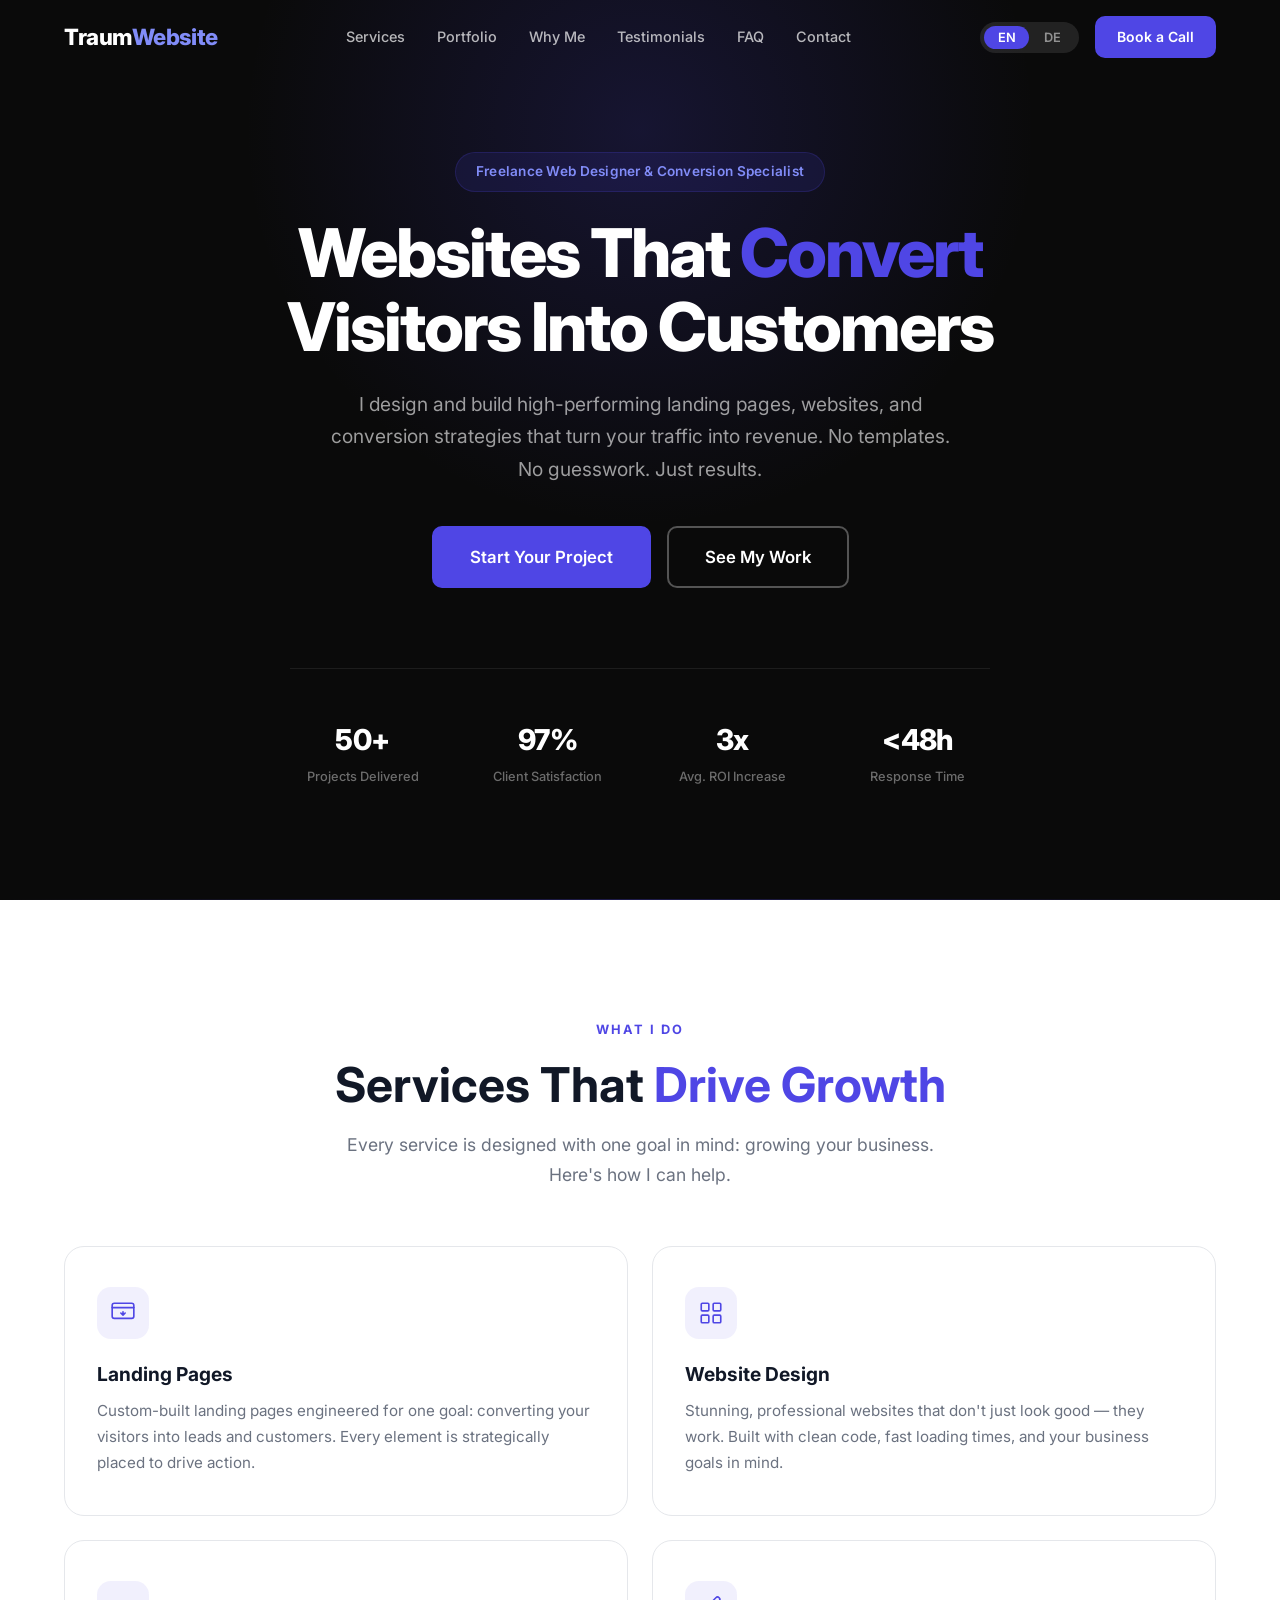
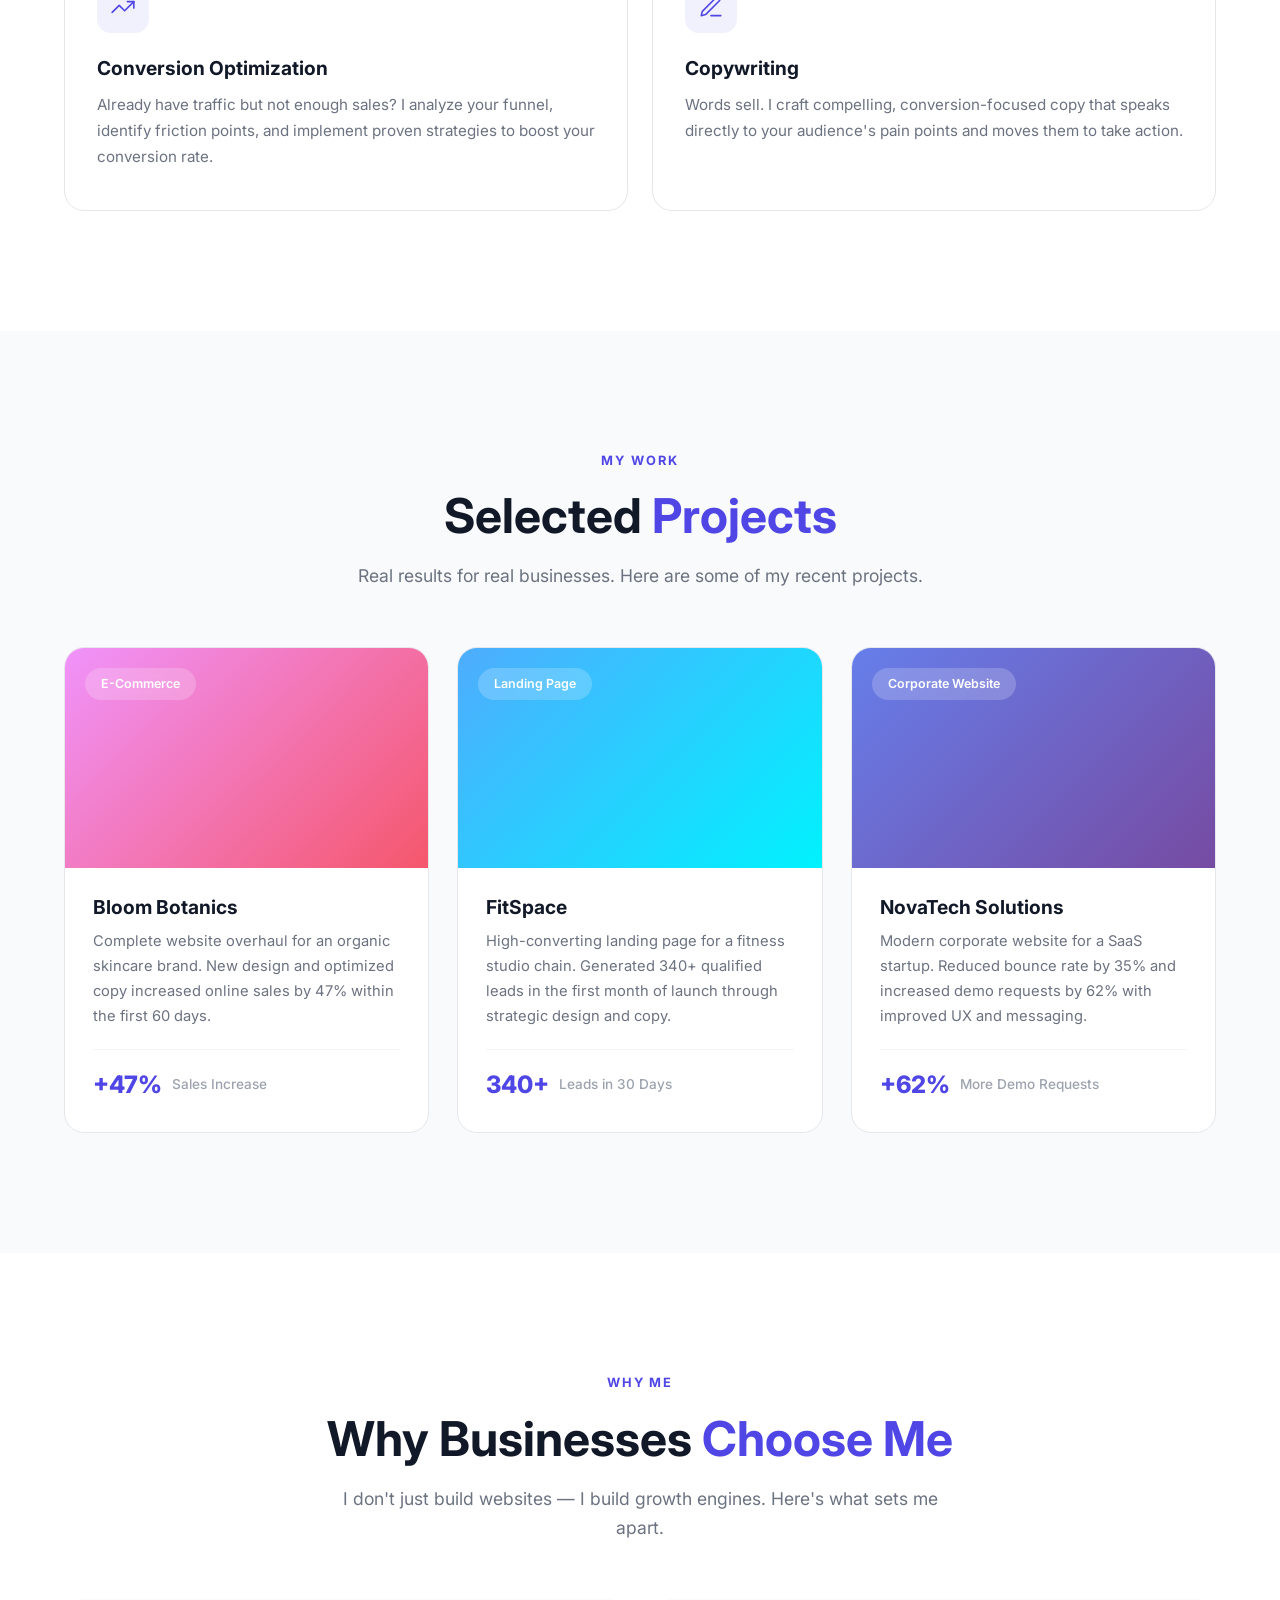
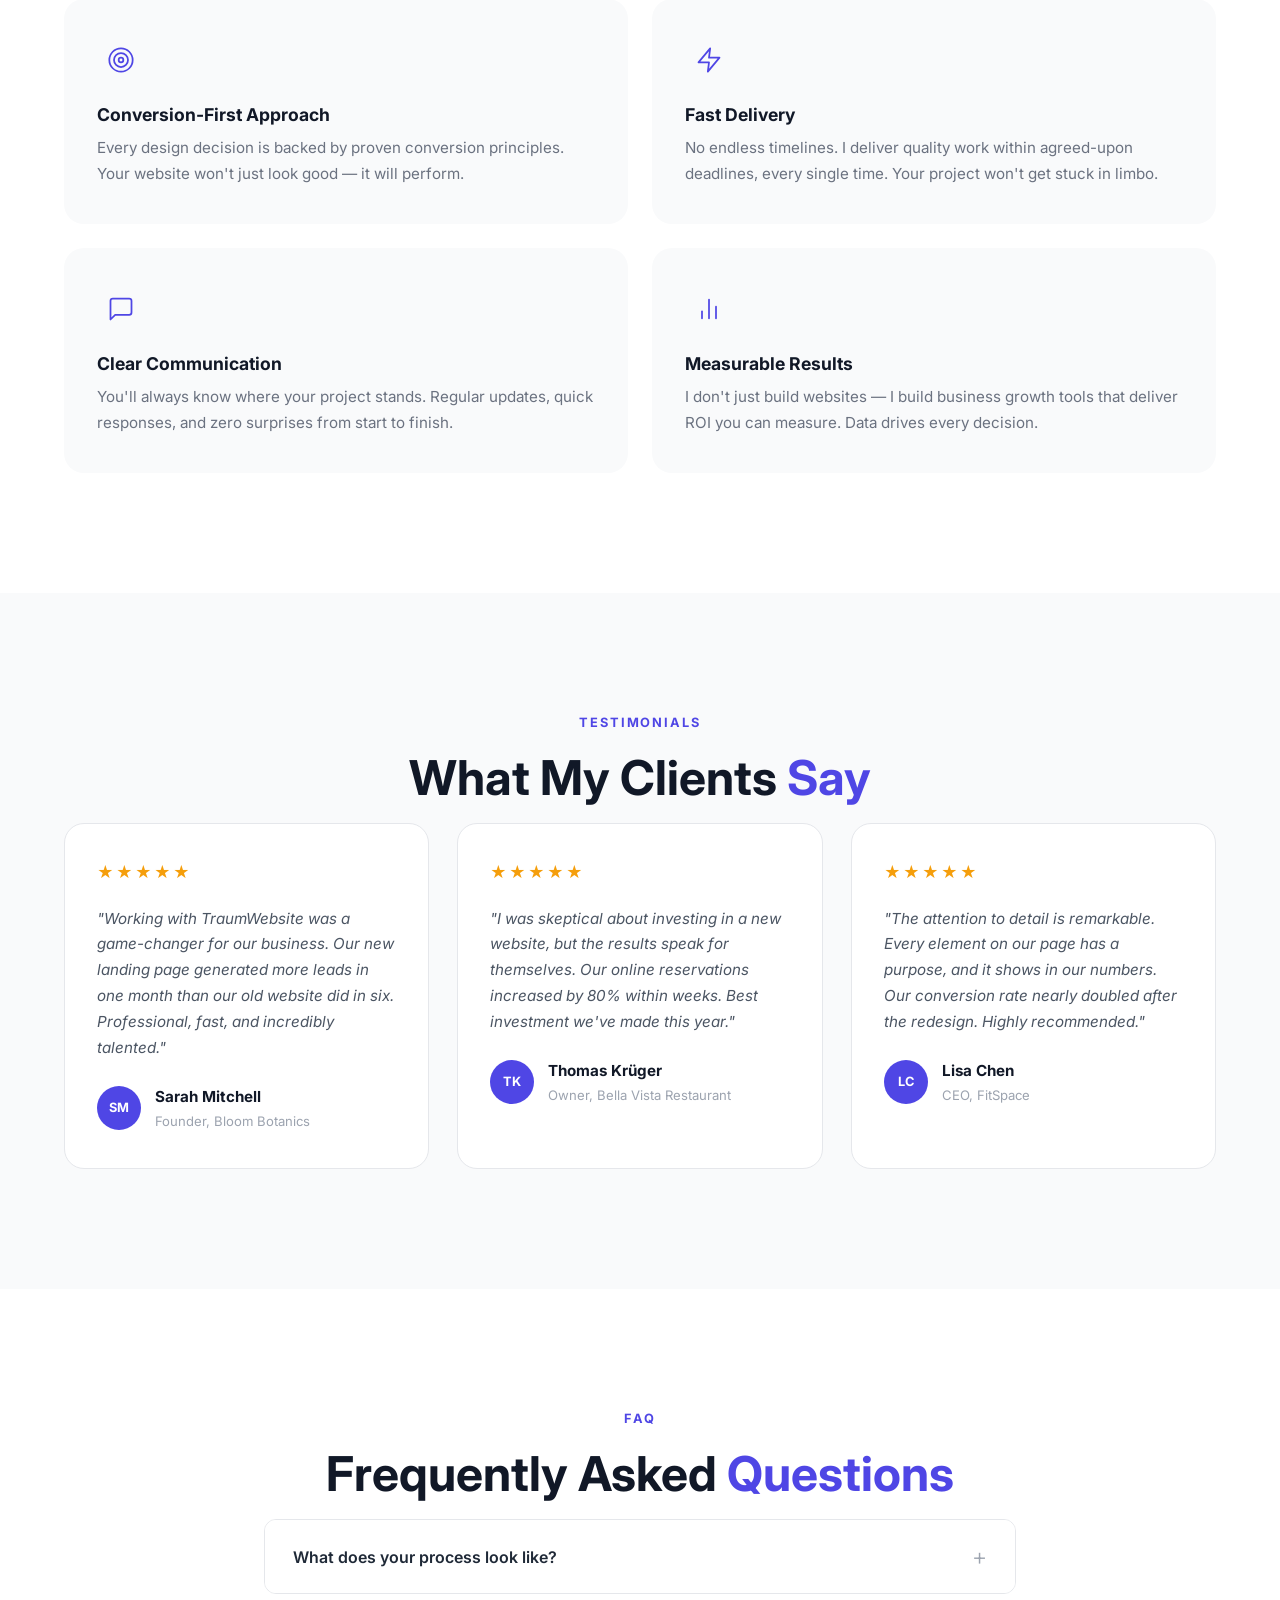
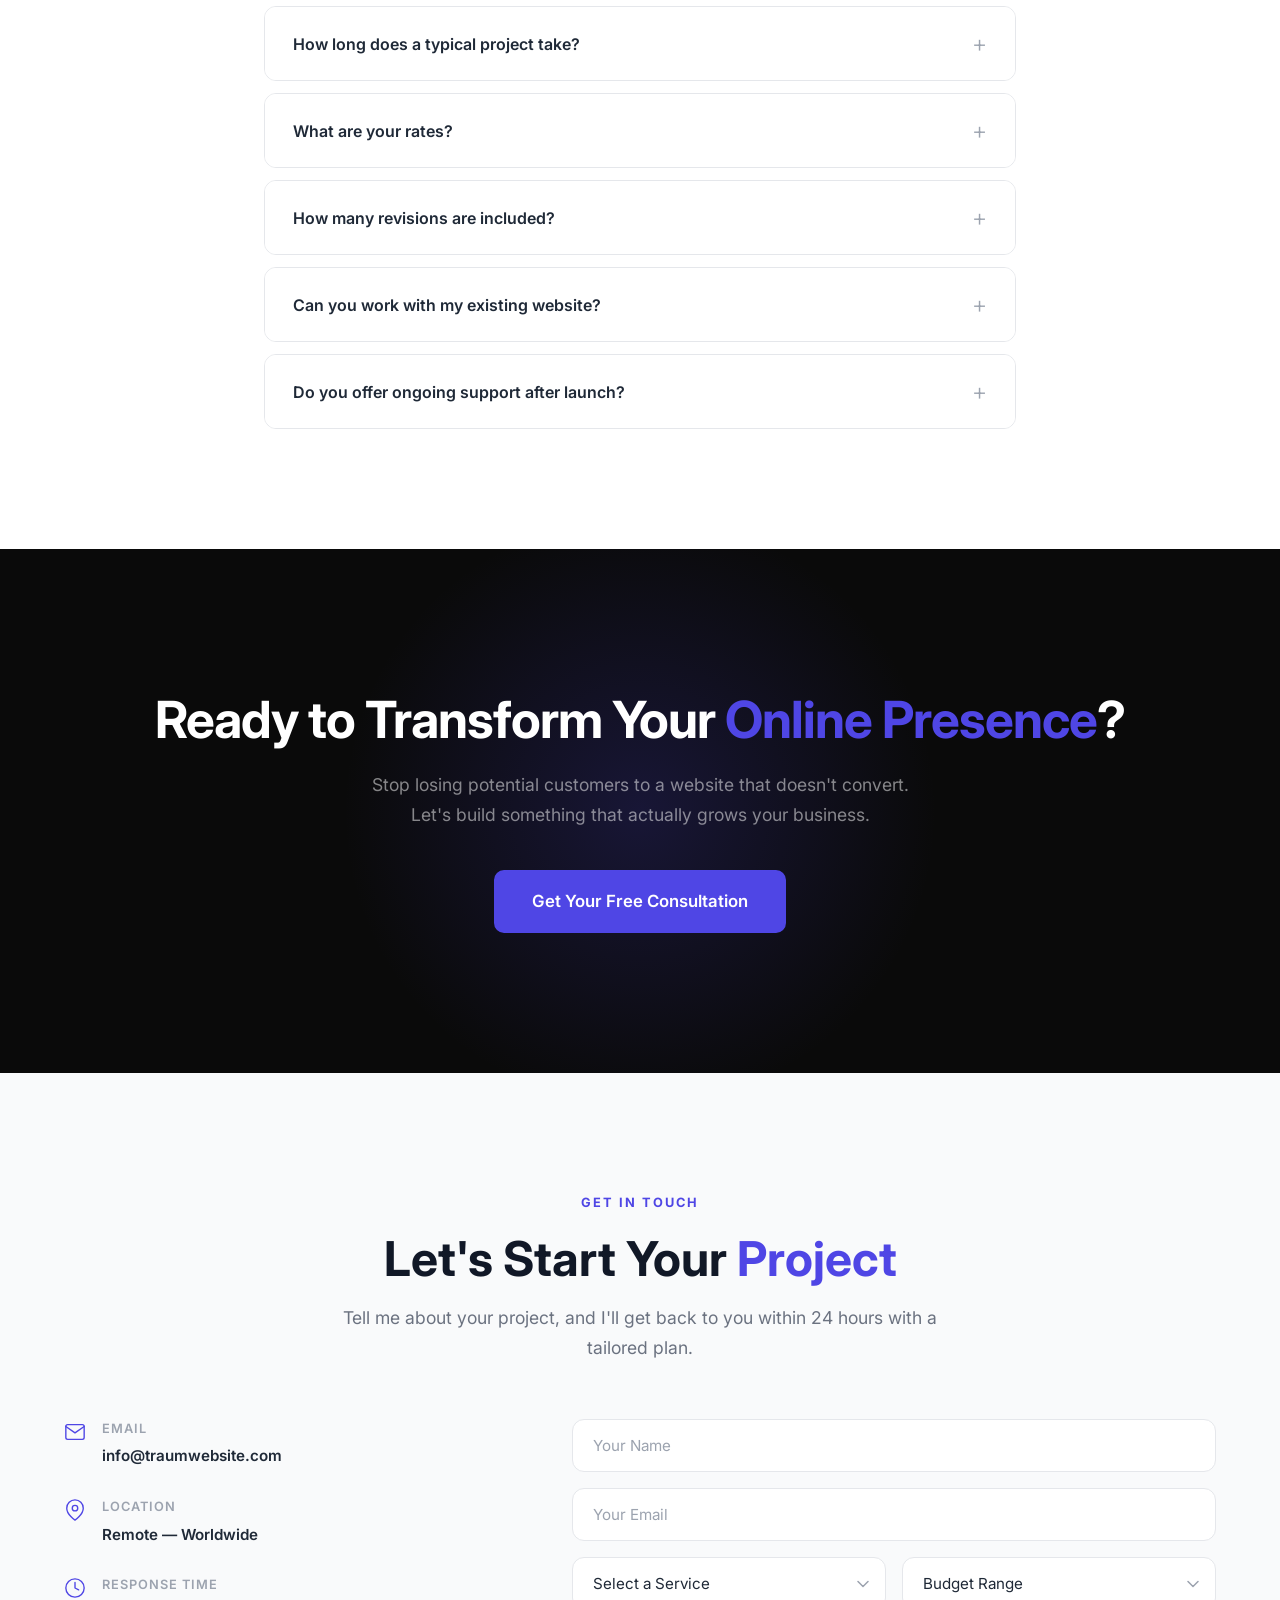
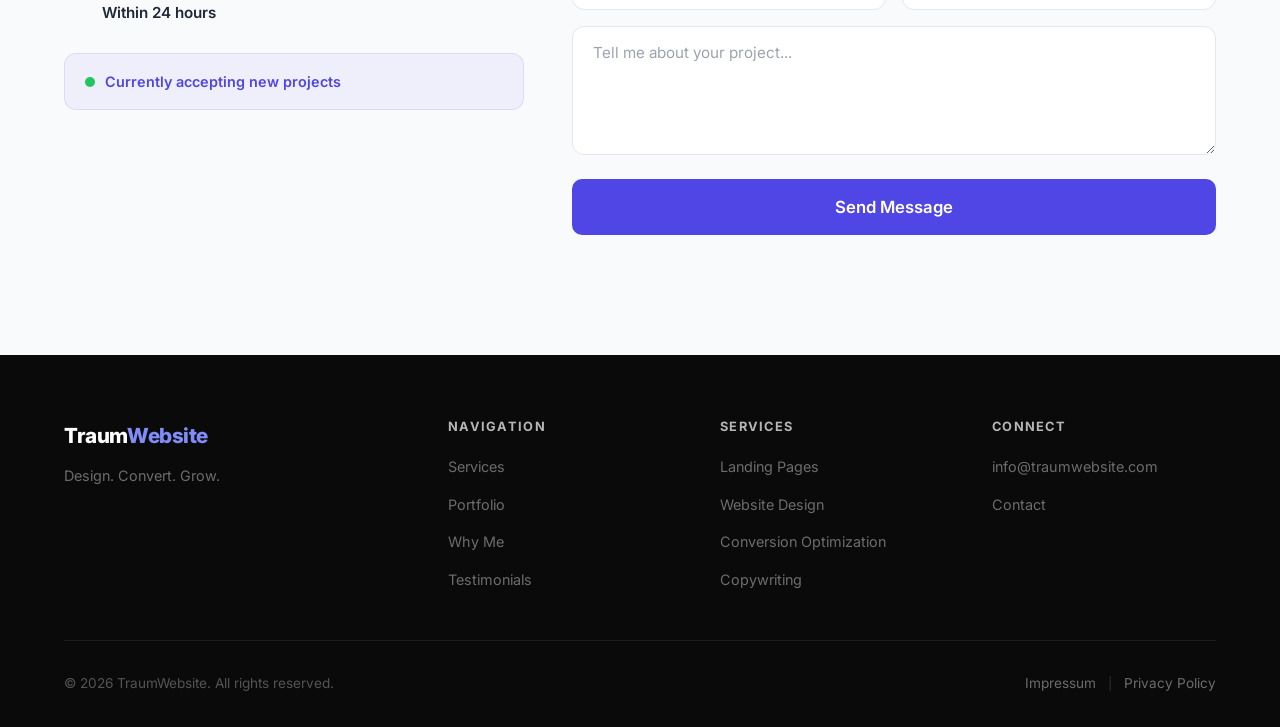
<file: index.html>
<!DOCTYPE html>
<html lang="en">
<head>
  <meta charset="UTF-8">
  <meta name="viewport" content="width=device-width, initial-scale=1.0">
  <title>TraumWebsite — Web Design & Conversion Optimization</title>
  <meta name="description" content="I design high-converting websites and landing pages for businesses that want real results. Web design, conversion optimization, and copywriting.">
  <meta name="author" content="TraumWebsite">
  <meta property="og:title" content="TraumWebsite — Web Design & Conversion Optimization">
  <meta property="og:description" content="High-converting websites and landing pages for businesses that demand results.">
  <meta property="og:type" content="website">
  <link rel="icon" href="data:image/svg+xml,<svg xmlns='http://www.w3.org/2000/svg' viewBox='0 0 100 100'><text y='.9em' font-size='90'>◆</text></svg>">
  <link rel="preconnect" href="https://fonts.googleapis.com">
  <link rel="preconnect" href="https://fonts.gstatic.com" crossorigin>
  <link href="https://fonts.googleapis.com/css2?family=Inter:wght@400;500;600;700;800&display=swap" rel="stylesheet">
  <link rel="stylesheet" href="style.css">
</head>
<body>

  <!-- Navigation -->
  <nav class="nav" id="nav">
    <div class="container nav__inner">
      <a href="#" class="nav__logo">Traum<span>Website</span></a>
      <ul class="nav__links" id="navLinks">
        <li><a href="#services" data-i18n="nav.services">Services</a></li>
        <li><a href="#portfolio" data-i18n="nav.portfolio">Portfolio</a></li>
        <li><a href="#why" data-i18n="nav.why">Why Me</a></li>
        <li><a href="#testimonials" data-i18n="nav.testimonials">Testimonials</a></li>
        <li><a href="#faq" data-i18n="nav.faq">FAQ</a></li>
        <li><a href="#contact" data-i18n="nav.contact">Contact</a></li>
      </ul>
      <div class="nav__right">
        <button class="lang-toggle" id="langToggle" aria-label="Toggle language">
          <span class="lang-toggle__option active" data-lang="en">EN</span>
          <span class="lang-toggle__option" data-lang="de">DE</span>
          <span class="lang-toggle__slider"></span>
        </button>
        <a href="#contact" class="btn btn--small btn--primary nav__cta" data-i18n="nav.cta">Book a Call</a>
        <button class="nav__hamburger" id="hamburger" aria-label="Toggle menu">
          <span></span><span></span><span></span>
        </button>
      </div>
    </div>
  </nav>

  <main>

    <!-- Hero Section -->
    <section class="hero" id="hero">
      <div class="container hero__inner">
        <div class="hero__content">
          <span class="badge reveal" data-i18n="hero.badge">Freelance Web Designer & Conversion Specialist</span>
          <h1 class="hero__title reveal" data-i18n-html="hero.title">Websites That <span class="highlight">Convert</span> Visitors Into Customers</h1>
          <p class="hero__sub reveal" data-i18n="hero.sub">I design and build high-performing landing pages, websites, and conversion strategies that turn your traffic into revenue. No templates. No guesswork. Just results.</p>
          <div class="hero__buttons reveal">
            <a href="#contact" class="btn btn--primary btn--large" data-i18n="hero.cta">Start Your Project</a>
            <a href="#portfolio" class="btn btn--outline btn--large" data-i18n="hero.cta2">See My Work</a>
          </div>
        </div>
        <div class="hero__stats reveal">
          <div class="stat">
            <span class="stat__number">50+</span>
            <span class="stat__label" data-i18n="hero.stat1">Projects Delivered</span>
          </div>
          <div class="stat">
            <span class="stat__number">97%</span>
            <span class="stat__label" data-i18n="hero.stat2">Client Satisfaction</span>
          </div>
          <div class="stat">
            <span class="stat__number">3x</span>
            <span class="stat__label" data-i18n="hero.stat3">Avg. ROI Increase</span>
          </div>
          <div class="stat">
            <span class="stat__number">&lt;48h</span>
            <span class="stat__label" data-i18n="hero.stat4">Response Time</span>
          </div>
        </div>
      </div>
      <div class="hero__bg"></div>
    </section>

    <!-- Services Section -->
    <section class="section" id="services">
      <div class="container">
        <span class="section__label reveal" data-i18n="services.label">What I Do</span>
        <h2 class="section__title reveal" data-i18n-html="services.title">Services That <span class="highlight">Drive Growth</span></h2>
        <p class="section__sub reveal" data-i18n="services.sub">Every service is designed with one goal in mind: growing your business. Here's how I can help.</p>
        <div class="services__grid">
          <div class="service-card reveal">
            <div class="service-card__icon">
              <svg viewBox="0 0 24 24" fill="none" stroke="currentColor" stroke-width="1.5" stroke-linecap="round" stroke-linejoin="round"><rect x="2" y="3" width="20" height="14" rx="2"/><line x1="2" y1="7" x2="22" y2="7"/><path d="M12 11v3m0 0l-2-2m2 2l2-2"/></svg>
            </div>
            <h3 class="service-card__title" data-i18n="services.s1.title">Landing Pages</h3>
            <p class="service-card__text" data-i18n="services.s1.text">Custom-built landing pages engineered for one goal: converting your visitors into leads and customers. Every element is strategically placed to drive action.</p>
          </div>
          <div class="service-card reveal">
            <div class="service-card__icon">
              <svg viewBox="0 0 24 24" fill="none" stroke="currentColor" stroke-width="1.5" stroke-linecap="round" stroke-linejoin="round"><rect x="3" y="3" width="7" height="7" rx="1"/><rect x="14" y="3" width="7" height="7" rx="1"/><rect x="3" y="14" width="7" height="7" rx="1"/><rect x="14" y="14" width="7" height="7" rx="1"/></svg>
            </div>
            <h3 class="service-card__title" data-i18n="services.s2.title">Website Design</h3>
            <p class="service-card__text" data-i18n="services.s2.text">Stunning, professional websites that don't just look good — they work. Built with clean code, fast loading times, and your business goals in mind.</p>
          </div>
          <div class="service-card reveal">
            <div class="service-card__icon">
              <svg viewBox="0 0 24 24" fill="none" stroke="currentColor" stroke-width="1.5" stroke-linecap="round" stroke-linejoin="round"><polyline points="22 7 13.5 15.5 8.5 10.5 2 17"/><polyline points="16 7 22 7 22 13"/></svg>
            </div>
            <h3 class="service-card__title" data-i18n="services.s3.title">Conversion Optimization</h3>
            <p class="service-card__text" data-i18n="services.s3.text">Already have traffic but not enough sales? I analyze your funnel, identify friction points, and implement proven strategies to boost your conversion rate.</p>
          </div>
          <div class="service-card reveal">
            <div class="service-card__icon">
              <svg viewBox="0 0 24 24" fill="none" stroke="currentColor" stroke-width="1.5" stroke-linecap="round" stroke-linejoin="round"><path d="M12 20h9"/><path d="M16.5 3.5a2.12 2.12 0 013 3L7 19l-4 1 1-4L16.5 3.5z"/></svg>
            </div>
            <h3 class="service-card__title" data-i18n="services.s4.title">Copywriting</h3>
            <p class="service-card__text" data-i18n="services.s4.text">Words sell. I craft compelling, conversion-focused copy that speaks directly to your audience's pain points and moves them to take action.</p>
          </div>
        </div>
      </div>
    </section>

    <!-- Portfolio Section -->
    <section class="section section--alt" id="portfolio">
      <div class="container">
        <span class="section__label reveal" data-i18n="portfolio.label">My Work</span>
        <h2 class="section__title reveal" data-i18n-html="portfolio.title">Selected <span class="highlight">Projects</span></h2>
        <p class="section__sub reveal" data-i18n="portfolio.sub">Real results for real businesses. Here are some of my recent projects.</p>
        <div class="portfolio__grid">
          <div class="portfolio-card reveal">
            <div class="portfolio-card__image" style="background: linear-gradient(135deg, #f093fb 0%, #f5576c 100%);">
              <span class="portfolio-card__badge" data-i18n="portfolio.p1.badge">E-Commerce</span>
            </div>
            <div class="portfolio-card__body">
              <h3 class="portfolio-card__title">Bloom Botanics</h3>
              <p class="portfolio-card__text" data-i18n="portfolio.p1.text">Complete website overhaul for an organic skincare brand. New design and optimized copy increased online sales by 47% within the first 60 days.</p>
              <div class="portfolio-card__metric">
                <span class="portfolio-card__metric-number">+47%</span>
                <span class="portfolio-card__metric-label" data-i18n="portfolio.p1.metric">Sales Increase</span>
              </div>
            </div>
          </div>
          <div class="portfolio-card reveal">
            <div class="portfolio-card__image" style="background: linear-gradient(135deg, #4facfe 0%, #00f2fe 100%);">
              <span class="portfolio-card__badge" data-i18n="portfolio.p2.badge">Landing Page</span>
            </div>
            <div class="portfolio-card__body">
              <h3 class="portfolio-card__title">FitSpace</h3>
              <p class="portfolio-card__text" data-i18n="portfolio.p2.text">High-converting landing page for a fitness studio chain. Generated 340+ qualified leads in the first month of launch through strategic design and copy.</p>
              <div class="portfolio-card__metric">
                <span class="portfolio-card__metric-number">340+</span>
                <span class="portfolio-card__metric-label" data-i18n="portfolio.p2.metric">Leads in 30 Days</span>
              </div>
            </div>
          </div>
          <div class="portfolio-card reveal">
            <div class="portfolio-card__image" style="background: linear-gradient(135deg, #667eea 0%, #764ba2 100%);">
              <span class="portfolio-card__badge" data-i18n="portfolio.p3.badge">Corporate Website</span>
            </div>
            <div class="portfolio-card__body">
              <h3 class="portfolio-card__title">NovaTech Solutions</h3>
              <p class="portfolio-card__text" data-i18n="portfolio.p3.text">Modern corporate website for a SaaS startup. Reduced bounce rate by 35% and increased demo requests by 62% with improved UX and messaging.</p>
              <div class="portfolio-card__metric">
                <span class="portfolio-card__metric-number">+62%</span>
                <span class="portfolio-card__metric-label" data-i18n="portfolio.p3.metric">More Demo Requests</span>
              </div>
            </div>
          </div>
        </div>
      </div>
    </section>

    <!-- Why Choose Me Section -->
    <section class="section" id="why">
      <div class="container">
        <span class="section__label reveal" data-i18n="why.label">Why Me</span>
        <h2 class="section__title reveal" data-i18n-html="why.title">Why Businesses <span class="highlight">Choose Me</span></h2>
        <p class="section__sub reveal" data-i18n="why.sub">I don't just build websites — I build growth engines. Here's what sets me apart.</p>
        <div class="why__grid">
          <div class="why-card reveal">
            <div class="why-card__icon">
              <svg viewBox="0 0 24 24" fill="none" stroke="currentColor" stroke-width="1.5" stroke-linecap="round" stroke-linejoin="round"><circle cx="12" cy="12" r="10"/><circle cx="12" cy="12" r="6"/><circle cx="12" cy="12" r="2"/></svg>
            </div>
            <h3 class="why-card__title" data-i18n="why.w1.title">Conversion-First Approach</h3>
            <p class="why-card__text" data-i18n="why.w1.text">Every design decision is backed by proven conversion principles. Your website won't just look good — it will perform.</p>
          </div>
          <div class="why-card reveal">
            <div class="why-card__icon">
              <svg viewBox="0 0 24 24" fill="none" stroke="currentColor" stroke-width="1.5" stroke-linecap="round" stroke-linejoin="round"><path d="M13 2L3 14h9l-1 8 10-12h-9l1-8z"/></svg>
            </div>
            <h3 class="why-card__title" data-i18n="why.w2.title">Fast Delivery</h3>
            <p class="why-card__text" data-i18n="why.w2.text">No endless timelines. I deliver quality work within agreed-upon deadlines, every single time. Your project won't get stuck in limbo.</p>
          </div>
          <div class="why-card reveal">
            <div class="why-card__icon">
              <svg viewBox="0 0 24 24" fill="none" stroke="currentColor" stroke-width="1.5" stroke-linecap="round" stroke-linejoin="round"><path d="M21 15a2 2 0 01-2 2H7l-4 4V5a2 2 0 012-2h14a2 2 0 012 2z"/></svg>
            </div>
            <h3 class="why-card__title" data-i18n="why.w3.title">Clear Communication</h3>
            <p class="why-card__text" data-i18n="why.w3.text">You'll always know where your project stands. Regular updates, quick responses, and zero surprises from start to finish.</p>
          </div>
          <div class="why-card reveal">
            <div class="why-card__icon">
              <svg viewBox="0 0 24 24" fill="none" stroke="currentColor" stroke-width="1.5" stroke-linecap="round" stroke-linejoin="round"><line x1="18" y1="20" x2="18" y2="10"/><line x1="12" y1="20" x2="12" y2="4"/><line x1="6" y1="20" x2="6" y2="14"/></svg>
            </div>
            <h3 class="why-card__title" data-i18n="why.w4.title">Measurable Results</h3>
            <p class="why-card__text" data-i18n="why.w4.text">I don't just build websites — I build business growth tools that deliver ROI you can measure. Data drives every decision.</p>
          </div>
        </div>
      </div>
    </section>

    <!-- Testimonials Section -->
    <section class="section section--alt" id="testimonials">
      <div class="container">
        <span class="section__label reveal" data-i18n="testimonials.label">Testimonials</span>
        <h2 class="section__title reveal" data-i18n-html="testimonials.title">What My Clients <span class="highlight">Say</span></h2>
        <div class="testimonials__grid">
          <div class="testimonial-card reveal">
            <div class="testimonial-card__stars">★★★★★</div>
            <p class="testimonial-card__text" data-i18n="testimonials.t1.text">"Working with TraumWebsite was a game-changer for our business. Our new landing page generated more leads in one month than our old website did in six. Professional, fast, and incredibly talented."</p>
            <div class="testimonial-card__author">
              <div class="testimonial-card__avatar">SM</div>
              <div>
                <span class="testimonial-card__name">Sarah Mitchell</span>
                <span class="testimonial-card__role" data-i18n="testimonials.t1.role">Founder, Bloom Botanics</span>
              </div>
            </div>
          </div>
          <div class="testimonial-card reveal">
            <div class="testimonial-card__stars">★★★★★</div>
            <p class="testimonial-card__text" data-i18n="testimonials.t2.text">"I was skeptical about investing in a new website, but the results speak for themselves. Our online reservations increased by 80% within weeks. Best investment we've made this year."</p>
            <div class="testimonial-card__author">
              <div class="testimonial-card__avatar">TK</div>
              <div>
                <span class="testimonial-card__name">Thomas Krüger</span>
                <span class="testimonial-card__role" data-i18n="testimonials.t2.role">Owner, Bella Vista Restaurant</span>
              </div>
            </div>
          </div>
          <div class="testimonial-card reveal">
            <div class="testimonial-card__stars">★★★★★</div>
            <p class="testimonial-card__text" data-i18n="testimonials.t3.text">"The attention to detail is remarkable. Every element on our page has a purpose, and it shows in our numbers. Our conversion rate nearly doubled after the redesign. Highly recommended."</p>
            <div class="testimonial-card__author">
              <div class="testimonial-card__avatar">LC</div>
              <div>
                <span class="testimonial-card__name">Lisa Chen</span>
                <span class="testimonial-card__role" data-i18n="testimonials.t3.role">CEO, FitSpace</span>
              </div>
            </div>
          </div>
        </div>
      </div>
    </section>

    <!-- FAQ Section -->
    <section class="section" id="faq">
      <div class="container container--narrow">
        <span class="section__label reveal" data-i18n="faq.label">FAQ</span>
        <h2 class="section__title reveal" data-i18n-html="faq.title">Frequently Asked <span class="highlight">Questions</span></h2>
        <div class="faq__list">
          <div class="faq-item reveal">
            <button class="faq-item__question" data-i18n="faq.q1.q">What does your process look like?</button>
            <div class="faq-item__answer">
              <p data-i18n="faq.q1.a">Every project starts with a strategy call where I learn about your business, goals, and target audience. From there, I create a detailed plan, design the solution, and refine it based on your feedback. You're involved at every stage — no surprises.</p>
            </div>
          </div>
          <div class="faq-item reveal">
            <button class="faq-item__question" data-i18n="faq.q2.q">How long does a typical project take?</button>
            <div class="faq-item__answer">
              <p data-i18n="faq.q2.a">Most landing pages are delivered within 5–7 business days. Full website projects typically take 2–4 weeks depending on scope and complexity. I'll give you a clear timeline upfront during our initial call.</p>
            </div>
          </div>
          <div class="faq-item reveal">
            <button class="faq-item__question" data-i18n="faq.q3.q">What are your rates?</button>
            <div class="faq-item__answer">
              <p data-i18n="faq.q3.a">Pricing depends on the scope and complexity of your project. Landing pages start at €497, and full website projects start at €1,497. Book a free consultation to get a custom quote tailored to your needs.</p>
            </div>
          </div>
          <div class="faq-item reveal">
            <button class="faq-item__question" data-i18n="faq.q4.q">How many revisions are included?</button>
            <div class="faq-item__answer">
              <p data-i18n="faq.q4.a">Every project includes 2 rounds of revisions at no extra cost. I work closely with you throughout the process to ensure the final result matches your vision — most clients are thrilled after the first draft.</p>
            </div>
          </div>
          <div class="faq-item reveal">
            <button class="faq-item__question" data-i18n="faq.q5.q">Can you work with my existing website?</button>
            <div class="faq-item__answer">
              <p data-i18n="faq.q5.a">Absolutely. Whether you need a redesign, conversion optimization, or updated content — I can work with what you have and make it perform significantly better. No need to start from scratch.</p>
            </div>
          </div>
          <div class="faq-item reveal">
            <button class="faq-item__question" data-i18n="faq.q6.q">Do you offer ongoing support after launch?</button>
            <div class="faq-item__answer">
              <p data-i18n="faq.q6.a">Yes! I offer optional monthly maintenance and optimization packages. After launch, I can handle updates, monitor performance, and continuously improve your conversion rates so your site keeps delivering results.</p>
            </div>
          </div>
        </div>
      </div>
    </section>

    <!-- Final CTA Section -->
    <section class="cta-section" id="cta-final">
      <div class="container cta-section__inner">
        <h2 class="cta-section__title reveal" data-i18n-html="cta.title">Ready to Transform Your <span class="highlight">Online Presence</span>?</h2>
        <p class="cta-section__text reveal" data-i18n="cta.text">Stop losing potential customers to a website that doesn't convert. Let's build something that actually grows your business.</p>
        <a href="#contact" class="btn btn--primary btn--large reveal" data-i18n="cta.button">Get Your Free Consultation</a>
      </div>
    </section>

    <!-- Contact Section -->
    <section class="section section--alt" id="contact">
      <div class="container">
        <span class="section__label reveal" data-i18n="contact.label">Get In Touch</span>
        <h2 class="section__title reveal" data-i18n-html="contact.title">Let's Start Your <span class="highlight">Project</span></h2>
        <p class="section__sub reveal" data-i18n="contact.sub">Tell me about your project, and I'll get back to you within 24 hours with a tailored plan.</p>
        <div class="contact__grid">
          <div class="contact__info reveal">
            <div class="contact__info-item">
              <svg viewBox="0 0 24 24" fill="none" stroke="currentColor" stroke-width="1.5" stroke-linecap="round" stroke-linejoin="round"><path d="M4 4h16c1.1 0 2 .9 2 2v12c0 1.1-.9 2-2 2H4c-1.1 0-2-.9-2-2V6c0-1.1.9-2 2-2z"/><polyline points="22,6 12,13 2,6"/></svg>
              <div>
                <span class="contact__info-label" data-i18n="contact.email.label">Email</span>
                <a href="mailto:info@traumwebsite.com" class="contact__info-value">info@traumwebsite.com</a>
              </div>
            </div>
            <div class="contact__info-item">
              <svg viewBox="0 0 24 24" fill="none" stroke="currentColor" stroke-width="1.5" stroke-linecap="round" stroke-linejoin="round"><path d="M21 10c0 7-9 13-9 13s-9-6-9-13a9 9 0 0118 0z"/><circle cx="12" cy="10" r="3"/></svg>
              <div>
                <span class="contact__info-label" data-i18n="contact.location.label">Location</span>
                <span class="contact__info-value" data-i18n="contact.location.value">Remote — Worldwide</span>
              </div>
            </div>
            <div class="contact__info-item">
              <svg viewBox="0 0 24 24" fill="none" stroke="currentColor" stroke-width="1.5" stroke-linecap="round" stroke-linejoin="round"><circle cx="12" cy="12" r="10"/><polyline points="12 6 12 12 16 14"/></svg>
              <div>
                <span class="contact__info-label" data-i18n="contact.response.label">Response Time</span>
                <span class="contact__info-value" data-i18n="contact.response.value">Within 24 hours</span>
              </div>
            </div>
            <div class="contact__availability">
              <span class="contact__availability-dot"></span>
              <span data-i18n="contact.availability">Currently accepting new projects</span>
            </div>
          </div>
          <form class="contact__form reveal" id="contactForm" action="https://formspree.io/f/xaqlazky" method="POST">
            <input type="hidden" name="_subject" value="New inquiry from traumwebsite.com">
            <input type="hidden" name="_replyto" id="replyToField">
            <div class="form-group">
              <input type="text" name="name" required data-i18n-placeholder="contact.form.name" placeholder="Your Name">
            </div>
            <div class="form-group">
              <input type="email" name="email" id="emailField" required data-i18n-placeholder="contact.form.email" placeholder="Your Email">
            </div>
            <div class="form-row">
              <div class="form-group">
                <select name="service" required id="serviceSelect">
                  <option value="" disabled selected data-i18n="contact.form.service">Select a Service</option>
                  <option value="landing" data-i18n="contact.form.service1">Landing Page</option>
                  <option value="website" data-i18n="contact.form.service2">Website Design</option>
                  <option value="conversion" data-i18n="contact.form.service3">Conversion Optimization</option>
                  <option value="copy" data-i18n="contact.form.service4">Copywriting</option>
                </select>
              </div>
              <div class="form-group">
                <select name="budget" id="budgetSelect">
                  <option value="" disabled selected data-i18n="contact.form.budget">Budget Range</option>
                  <option value="500-1000">€500 – €1,000</option>
                  <option value="1000-2500">€1,000 – €2,500</option>
                  <option value="2500-5000">€2,500 – €5,000</option>
                  <option value="5000+">€5,000+</option>
                </select>
              </div>
            </div>
            <div class="form-group">
              <textarea name="message" rows="5" required data-i18n-placeholder="contact.form.message" placeholder="Tell me about your project..."></textarea>
            </div>
            <button type="submit" class="btn btn--primary btn--large btn--full" id="formSubmitBtn" data-i18n="contact.form.submit">Send Message</button>
            <div class="form-message form-message--success" id="formSuccess" style="display: none;">
              <svg viewBox="0 0 24 24" fill="none" stroke="currentColor" stroke-width="2" stroke-linecap="round" stroke-linejoin="round"><path d="M22 11.08V12a10 10 0 11-5.93-9.14"/><polyline points="22 4 12 14.01 9 11.01"/></svg>
              <span data-i18n="contact.form.success">Thanks! Your message has been sent successfully.</span>
            </div>
            <div class="form-message form-message--error" id="formError" style="display: none;">
              <svg viewBox="0 0 24 24" fill="none" stroke="currentColor" stroke-width="2" stroke-linecap="round" stroke-linejoin="round"><circle cx="12" cy="12" r="10"/><line x1="15" y1="9" x2="9" y2="15"/><line x1="9" y1="9" x2="15" y2="15"/></svg>
              <span data-i18n="contact.form.error">Something went wrong. Please try again.</span>
            </div>
          </form>
        </div>
      </div>
    </section>

  </main>

  <!-- Footer -->
  <footer class="footer">
    <div class="container">
      <div class="footer__grid">
        <div class="footer__brand">
          <a href="#" class="nav__logo">Traum<span>Website</span></a>
          <p class="footer__tagline" data-i18n="footer.tagline">Design. Convert. Grow.</p>
        </div>
        <div class="footer__col">
          <h4 class="footer__heading" data-i18n="footer.nav">Navigation</h4>
          <ul class="footer__links">
            <li><a href="#services" data-i18n="nav.services">Services</a></li>
            <li><a href="#portfolio" data-i18n="nav.portfolio">Portfolio</a></li>
            <li><a href="#why" data-i18n="nav.why">Why Me</a></li>
            <li><a href="#testimonials" data-i18n="nav.testimonials">Testimonials</a></li>
          </ul>
        </div>
        <div class="footer__col">
          <h4 class="footer__heading" data-i18n="footer.services">Services</h4>
          <ul class="footer__links">
            <li><a href="#services" data-i18n="services.s1.title">Landing Pages</a></li>
            <li><a href="#services" data-i18n="services.s2.title">Website Design</a></li>
            <li><a href="#services" data-i18n="services.s3.title">Conversion Optimization</a></li>
            <li><a href="#services" data-i18n="services.s4.title">Copywriting</a></li>
          </ul>
        </div>
        <div class="footer__col">
          <h4 class="footer__heading" data-i18n="footer.connect">Connect</h4>
          <ul class="footer__links">
            <li><a href="mailto:info@traumwebsite.com">info@traumwebsite.com</a></li>
            <li><a href="#contact" data-i18n="nav.contact">Contact</a></li>
          </ul>
        </div>
      </div>
      <div class="footer__bottom">
        <p data-i18n-html="footer.copy">&copy; 2026 TraumWebsite. All rights reserved.</p>
        <div class="footer__legal">
          <a href="impressum.html">Impressum</a>
          <span class="footer__legal-sep">|</span>
          <a href="datenschutz.html" data-i18n="footer.privacy">Privacy Policy</a>
        </div>
      </div>
    </div>
  </footer>

  <script src="script.js"></script>
</body>
</html>
</file>
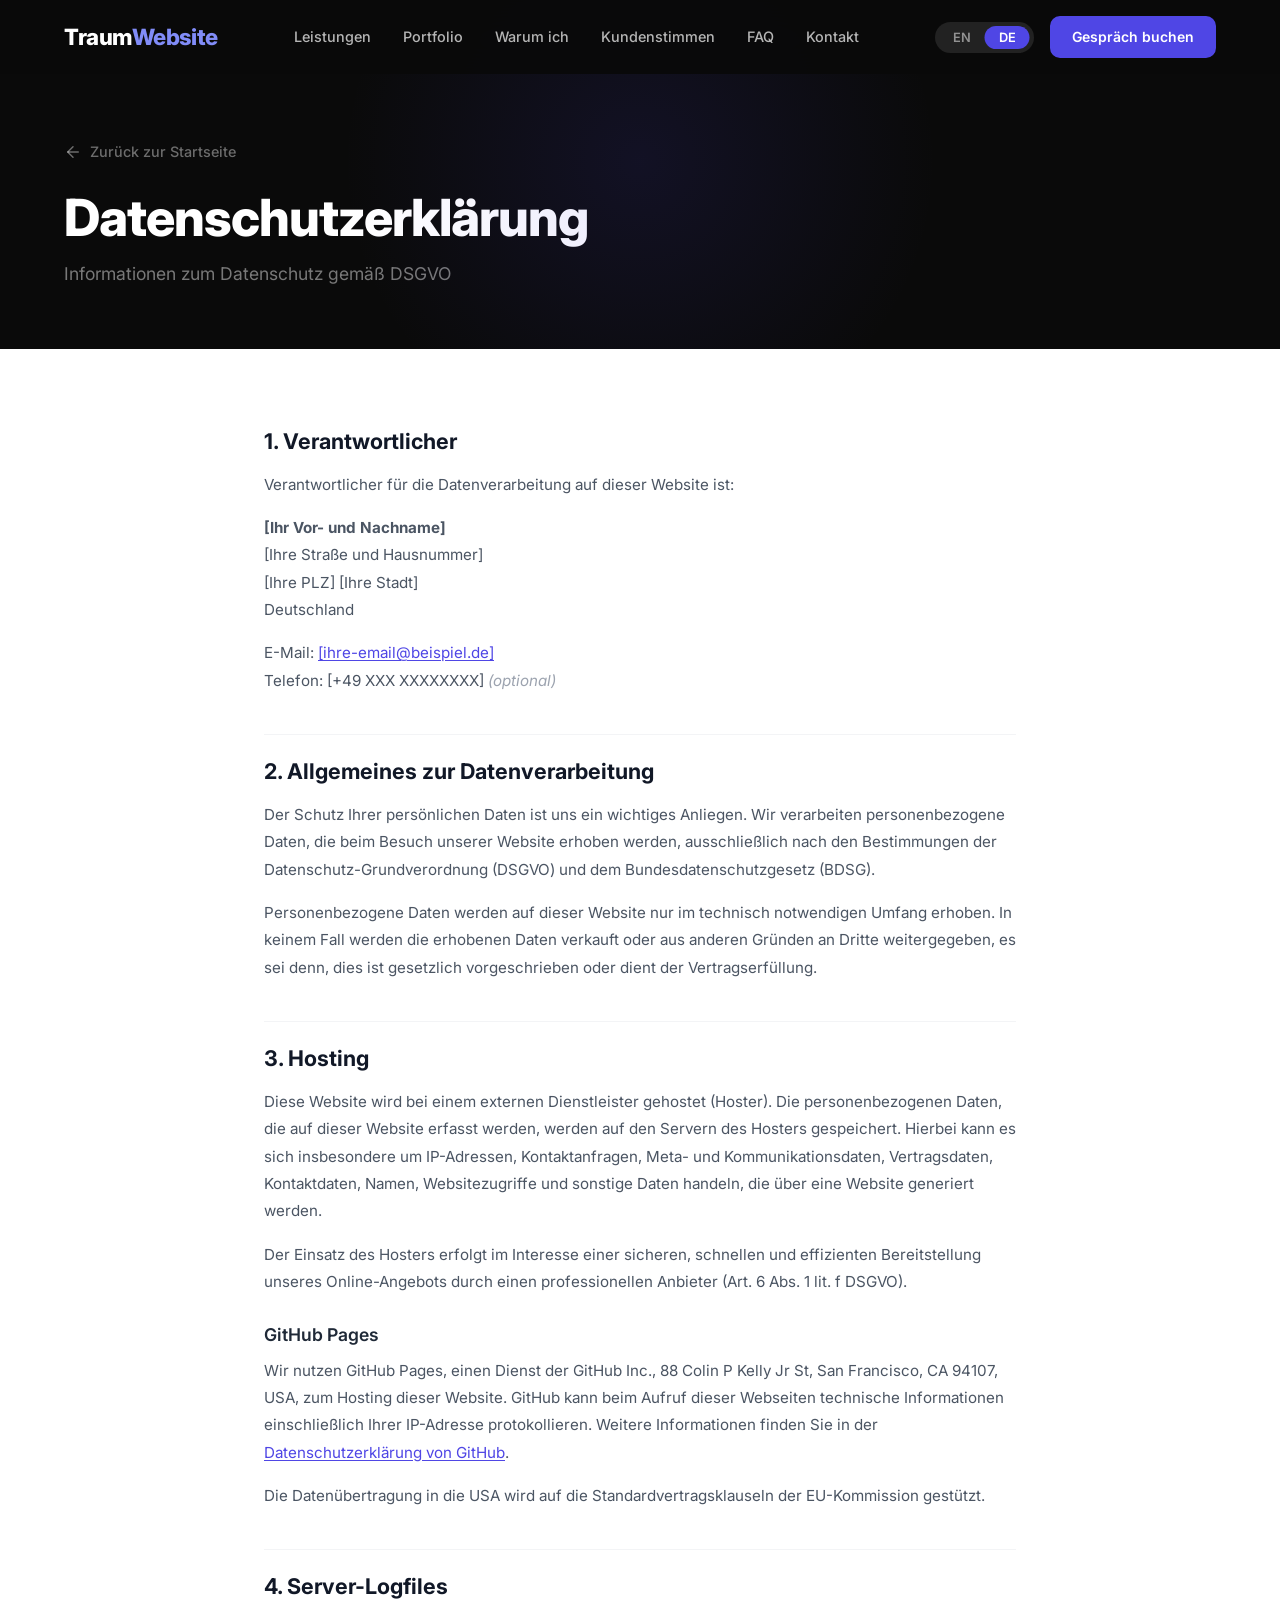
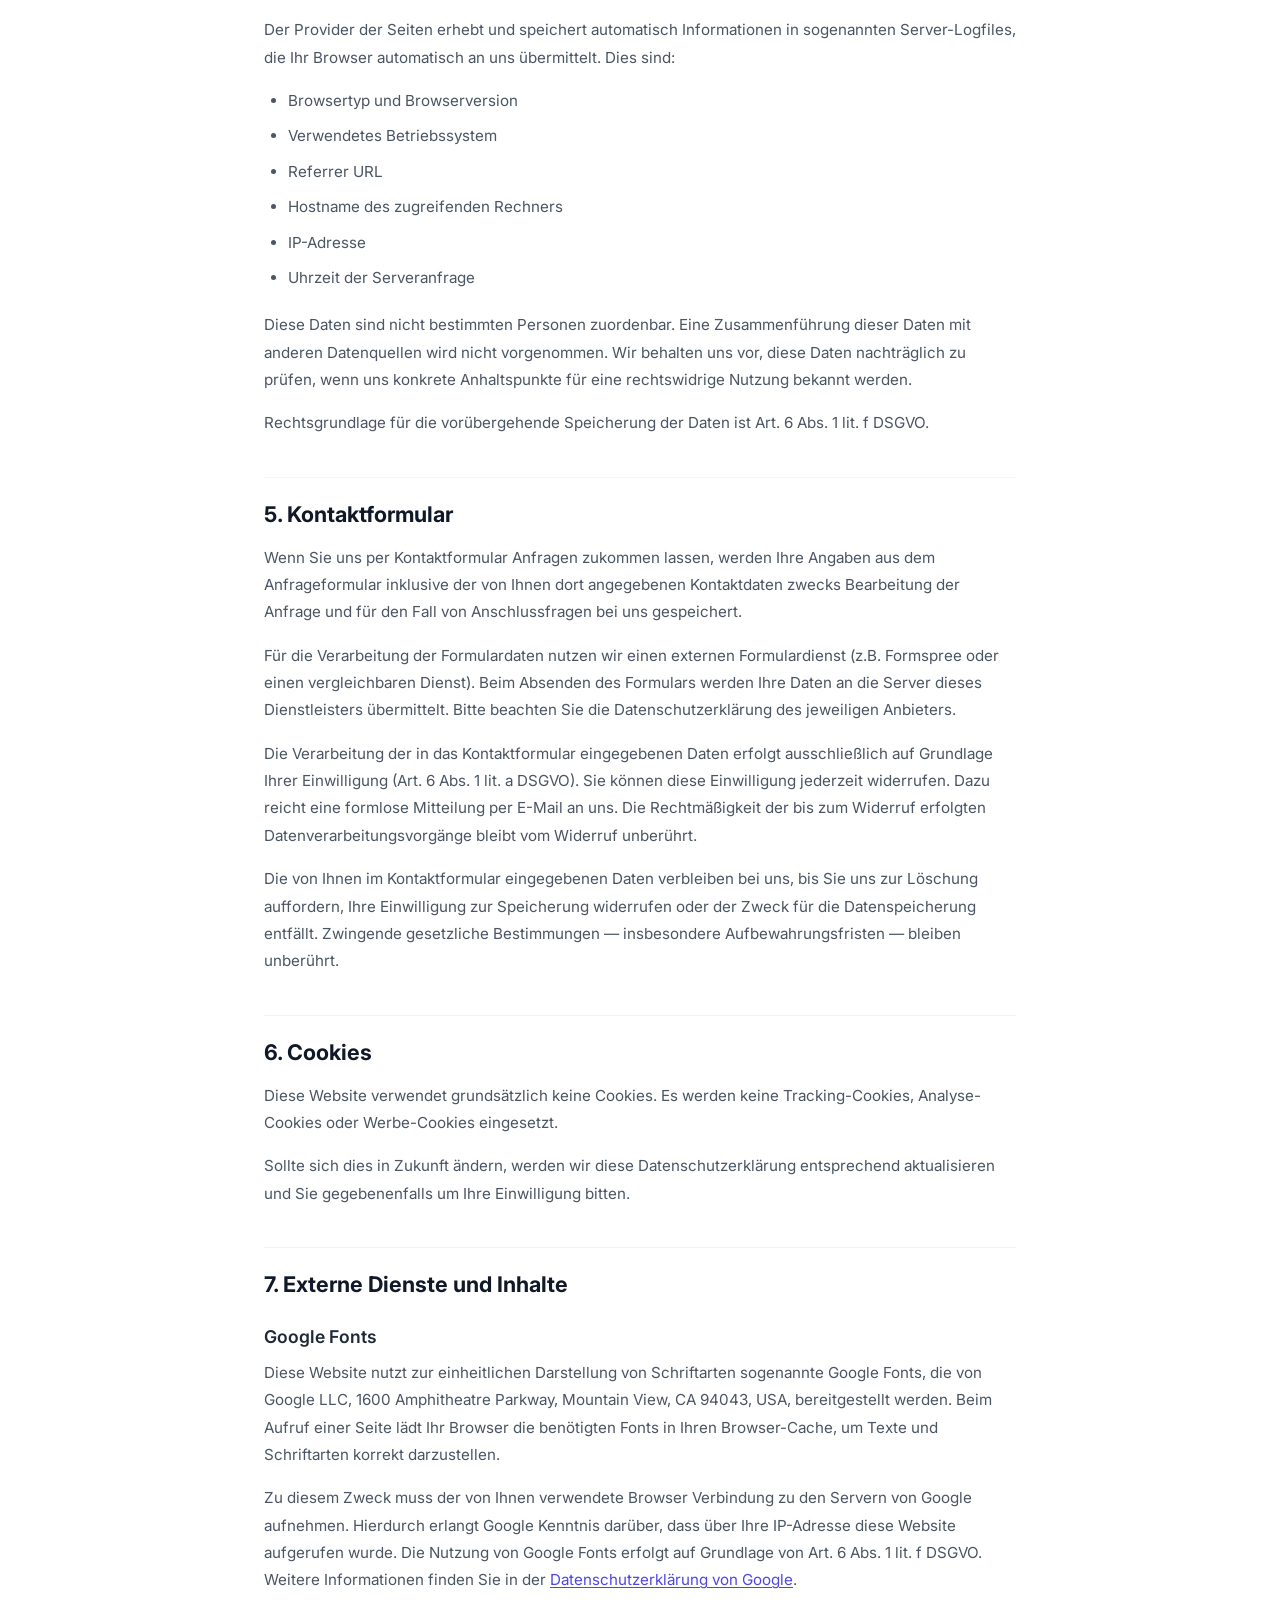
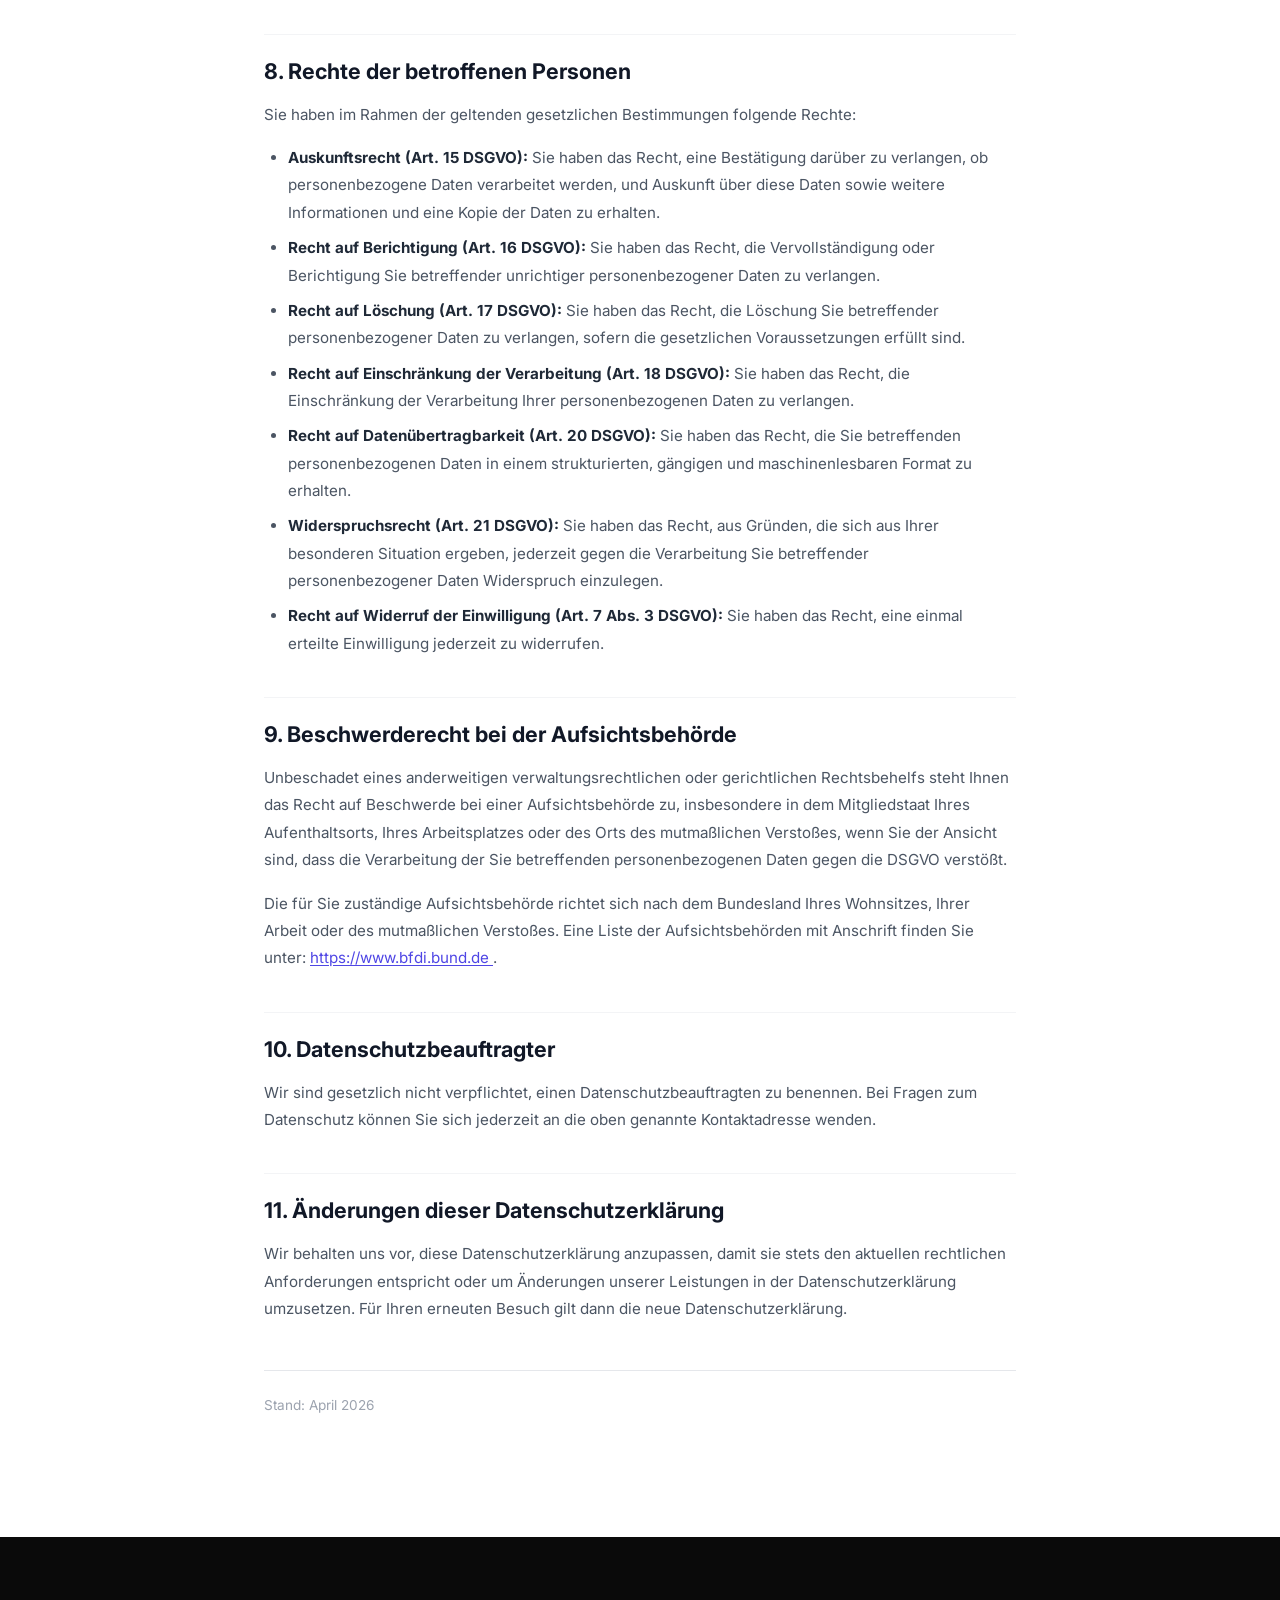
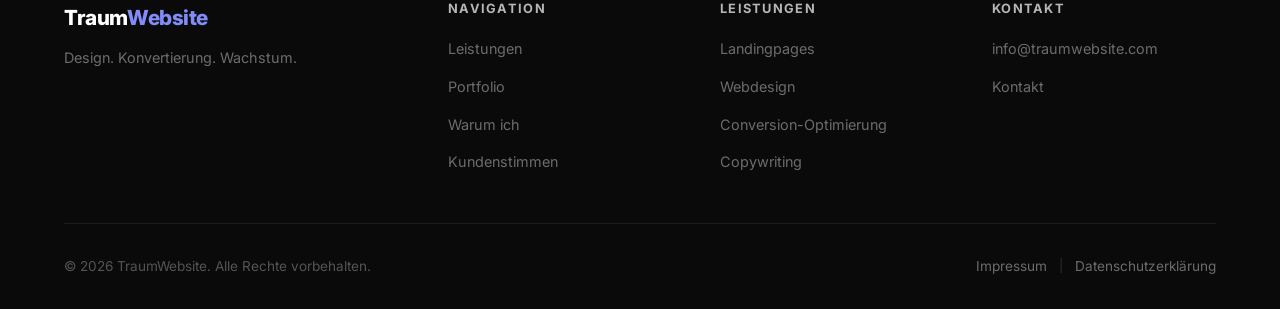
<file: datenschutz.html>
<!DOCTYPE html>
<html lang="de">
<head>
  <meta charset="UTF-8">
  <meta name="viewport" content="width=device-width, initial-scale=1.0">
  <title>Datenschutzerklärung — TraumWebsite</title>
  <meta name="description" content="Datenschutzerklärung von TraumWebsite — Informationen zum Datenschutz gemäß DSGVO.">
  <meta name="robots" content="noindex, follow">
  <link rel="icon" href="data:image/svg+xml,<svg xmlns='http://www.w3.org/2000/svg' viewBox='0 0 100 100'><text y='.9em' font-size='90'>◆</text></svg>">
  <link rel="preconnect" href="https://fonts.googleapis.com">
  <link rel="preconnect" href="https://fonts.gstatic.com" crossorigin>
  <link href="https://fonts.googleapis.com/css2?family=Inter:wght@400;500;600;700;800&display=swap" rel="stylesheet">
  <link rel="stylesheet" href="style.css">
</head>
<body class="legal-page">

  <!-- Navigation -->
  <nav class="nav scrolled" id="nav">
    <div class="container nav__inner">
      <a href="index.html" class="nav__logo">Traum<span>Website</span></a>
      <ul class="nav__links" id="navLinks">
        <li><a href="index.html#services" data-i18n="nav.services">Leistungen</a></li>
        <li><a href="index.html#portfolio" data-i18n="nav.portfolio">Portfolio</a></li>
        <li><a href="index.html#why" data-i18n="nav.why">Warum ich</a></li>
        <li><a href="index.html#testimonials" data-i18n="nav.testimonials">Kundenstimmen</a></li>
        <li><a href="index.html#faq" data-i18n="nav.faq">FAQ</a></li>
        <li><a href="index.html#contact" data-i18n="nav.contact">Kontakt</a></li>
      </ul>
      <div class="nav__right">
        <button class="lang-toggle" id="langToggle" aria-label="Sprache wechseln">
          <span class="lang-toggle__option" data-lang="en">EN</span>
          <span class="lang-toggle__option active" data-lang="de">DE</span>
          <span class="lang-toggle__slider"></span>
        </button>
        <a href="index.html#contact" class="btn btn--small btn--primary nav__cta" data-i18n="nav.cta">Gespräch buchen</a>
        <button class="nav__hamburger" id="hamburger" aria-label="Menü öffnen">
          <span></span><span></span><span></span>
        </button>
      </div>
    </div>
  </nav>

  <main>

    <!-- Legal Header -->
    <section class="legal-header">
      <div class="container">
        <a href="index.html" class="legal-header__back" data-i18n="legal.back">
          <svg viewBox="0 0 24 24" fill="none" stroke="currentColor" stroke-width="2" stroke-linecap="round" stroke-linejoin="round"><line x1="19" y1="12" x2="5" y2="12"/><polyline points="12 19 5 12 12 5"/></svg>
          Zurück zur Startseite
        </a>
        <h1 class="legal-header__title" data-i18n="privacy.title">Datenschutzerklärung</h1>
        <p class="legal-header__sub" data-i18n="privacy.sub">Informationen zum Datenschutz gemäß DSGVO</p>
      </div>
    </section>

    <!-- Legal Content -->
    <section class="legal-body">
      <div class="container container--narrow">

        <!-- GERMAN VERSION -->
        <div class="legal-content" data-lang="de">

          <h2>1. Verantwortlicher</h2>
          <p>
            Verantwortlicher für die Datenverarbeitung auf dieser Website ist:
          </p>
          <p>
            <strong>[Ihr Vor- und Nachname]</strong><br>
            [Ihre Straße und Hausnummer]<br>
            [Ihre PLZ] [Ihre Stadt]<br>
            Deutschland
          </p>
          <p>
            E-Mail: <a href="mailto:[ihre-email@beispiel.de]">[ihre-email@beispiel.de]</a><br>
            Telefon: [+49 XXX XXXXXXXX] <em>(optional)</em>
          </p>

          <h2>2. Allgemeines zur Datenverarbeitung</h2>
          <p>
            Der Schutz Ihrer persönlichen Daten ist uns ein wichtiges Anliegen. Wir verarbeiten
            personenbezogene Daten, die beim Besuch unserer Website erhoben werden, ausschließlich
            nach den Bestimmungen der Datenschutz-Grundverordnung (DSGVO) und dem Bundesdatenschutzgesetz (BDSG).
          </p>
          <p>
            Personenbezogene Daten werden auf dieser Website nur im technisch notwendigen Umfang erhoben.
            In keinem Fall werden die erhobenen Daten verkauft oder aus anderen Gründen an Dritte weitergegeben,
            es sei denn, dies ist gesetzlich vorgeschrieben oder dient der Vertragserfüllung.
          </p>

          <h2>3. Hosting</h2>
          <p>
            Diese Website wird bei einem externen Dienstleister gehostet (Hoster). Die personenbezogenen Daten,
            die auf dieser Website erfasst werden, werden auf den Servern des Hosters gespeichert. Hierbei kann
            es sich insbesondere um IP-Adressen, Kontaktanfragen, Meta- und Kommunikationsdaten, Vertragsdaten,
            Kontaktdaten, Namen, Websitezugriffe und sonstige Daten handeln, die über eine Website generiert werden.
          </p>
          <p>
            Der Einsatz des Hosters erfolgt im Interesse einer sicheren, schnellen und effizienten Bereitstellung
            unseres Online-Angebots durch einen professionellen Anbieter (Art. 6 Abs. 1 lit. f DSGVO).
          </p>
          <h3>GitHub Pages</h3>
          <p>
            Wir nutzen GitHub Pages, einen Dienst der GitHub Inc., 88 Colin P Kelly Jr St, San Francisco, CA 94107,
            USA, zum Hosting dieser Website. GitHub kann beim Aufruf dieser Webseiten technische Informationen
            einschließlich Ihrer IP-Adresse protokollieren. Weitere Informationen finden Sie in der
            <a href="https://docs.github.com/en/site-policy/privacy-policies/github-general-privacy-statement" target="_blank" rel="noopener noreferrer">Datenschutzerklärung von GitHub</a>.
          </p>
          <p>
            Die Datenübertragung in die USA wird auf die Standardvertragsklauseln der EU-Kommission gestützt.
          </p>

          <h2>4. Server-Logfiles</h2>
          <p>
            Der Provider der Seiten erhebt und speichert automatisch Informationen in sogenannten
            Server-Logfiles, die Ihr Browser automatisch an uns übermittelt. Dies sind:
          </p>
          <ul>
            <li>Browsertyp und Browserversion</li>
            <li>Verwendetes Betriebssystem</li>
            <li>Referrer URL</li>
            <li>Hostname des zugreifenden Rechners</li>
            <li>IP-Adresse</li>
            <li>Uhrzeit der Serveranfrage</li>
          </ul>
          <p>
            Diese Daten sind nicht bestimmten Personen zuordenbar. Eine Zusammenführung dieser Daten
            mit anderen Datenquellen wird nicht vorgenommen. Wir behalten uns vor, diese Daten nachträglich
            zu prüfen, wenn uns konkrete Anhaltspunkte für eine rechtswidrige Nutzung bekannt werden.
          </p>
          <p>
            Rechtsgrundlage für die vorübergehende Speicherung der Daten ist Art. 6 Abs. 1 lit. f DSGVO.
          </p>

          <h2>5. Kontaktformular</h2>
          <p>
            Wenn Sie uns per Kontaktformular Anfragen zukommen lassen, werden Ihre Angaben aus dem
            Anfrageformular inklusive der von Ihnen dort angegebenen Kontaktdaten zwecks Bearbeitung
            der Anfrage und für den Fall von Anschlussfragen bei uns gespeichert.
          </p>
          <p>
            Für die Verarbeitung der Formulardaten nutzen wir einen externen Formulardienst (z.B. Formspree
            oder einen vergleichbaren Dienst). Beim Absenden des Formulars werden Ihre Daten an die Server
            dieses Dienstleisters übermittelt. Bitte beachten Sie die Datenschutzerklärung des jeweiligen
            Anbieters.
          </p>
          <p>
            Die Verarbeitung der in das Kontaktformular eingegebenen Daten erfolgt ausschließlich auf
            Grundlage Ihrer Einwilligung (Art. 6 Abs. 1 lit. a DSGVO). Sie können diese Einwilligung
            jederzeit widerrufen. Dazu reicht eine formlose Mitteilung per E-Mail an uns. Die Rechtmäßigkeit
            der bis zum Widerruf erfolgten Datenverarbeitungsvorgänge bleibt vom Widerruf unberührt.
          </p>
          <p>
            Die von Ihnen im Kontaktformular eingegebenen Daten verbleiben bei uns, bis Sie uns zur Löschung
            auffordern, Ihre Einwilligung zur Speicherung widerrufen oder der Zweck für die Datenspeicherung
            entfällt. Zwingende gesetzliche Bestimmungen — insbesondere Aufbewahrungsfristen — bleiben unberührt.
          </p>

          <h2>6. Cookies</h2>
          <p>
            Diese Website verwendet grundsätzlich keine Cookies. Es werden keine Tracking-Cookies, Analyse-Cookies
            oder Werbe-Cookies eingesetzt.
          </p>
          <p>
            Sollte sich dies in Zukunft ändern, werden wir diese Datenschutzerklärung entsprechend aktualisieren
            und Sie gegebenenfalls um Ihre Einwilligung bitten.
          </p>

          <h2>7. Externe Dienste und Inhalte</h2>
          <h3>Google Fonts</h3>
          <p>
            Diese Website nutzt zur einheitlichen Darstellung von Schriftarten sogenannte Google Fonts, die von
            Google LLC, 1600 Amphitheatre Parkway, Mountain View, CA 94043, USA, bereitgestellt werden. Beim Aufruf
            einer Seite lädt Ihr Browser die benötigten Fonts in Ihren Browser-Cache, um Texte und Schriftarten
            korrekt darzustellen.
          </p>
          <p>
            Zu diesem Zweck muss der von Ihnen verwendete Browser Verbindung zu den Servern von Google aufnehmen.
            Hierdurch erlangt Google Kenntnis darüber, dass über Ihre IP-Adresse diese Website aufgerufen wurde.
            Die Nutzung von Google Fonts erfolgt auf Grundlage von Art. 6 Abs. 1 lit. f DSGVO. Weitere
            Informationen finden Sie in der
            <a href="https://policies.google.com/privacy" target="_blank" rel="noopener noreferrer">Datenschutzerklärung von Google</a>.
          </p>

          <h2>8. Rechte der betroffenen Personen</h2>
          <p>Sie haben im Rahmen der geltenden gesetzlichen Bestimmungen folgende Rechte:</p>
          <ul>
            <li><strong>Auskunftsrecht (Art. 15 DSGVO):</strong> Sie haben das Recht, eine Bestätigung darüber zu
              verlangen, ob personenbezogene Daten verarbeitet werden, und Auskunft über diese Daten sowie weitere
              Informationen und eine Kopie der Daten zu erhalten.</li>
            <li><strong>Recht auf Berichtigung (Art. 16 DSGVO):</strong> Sie haben das Recht, die Vervollständigung
              oder Berichtigung Sie betreffender unrichtiger personenbezogener Daten zu verlangen.</li>
            <li><strong>Recht auf Löschung (Art. 17 DSGVO):</strong> Sie haben das Recht, die Löschung Sie
              betreffender personenbezogener Daten zu verlangen, sofern die gesetzlichen Voraussetzungen erfüllt sind.</li>
            <li><strong>Recht auf Einschränkung der Verarbeitung (Art. 18 DSGVO):</strong> Sie haben das Recht,
              die Einschränkung der Verarbeitung Ihrer personenbezogenen Daten zu verlangen.</li>
            <li><strong>Recht auf Datenübertragbarkeit (Art. 20 DSGVO):</strong> Sie haben das Recht, die Sie
              betreffenden personenbezogenen Daten in einem strukturierten, gängigen und maschinenlesbaren Format
              zu erhalten.</li>
            <li><strong>Widerspruchsrecht (Art. 21 DSGVO):</strong> Sie haben das Recht, aus Gründen, die sich aus
              Ihrer besonderen Situation ergeben, jederzeit gegen die Verarbeitung Sie betreffender personenbezogener
              Daten Widerspruch einzulegen.</li>
            <li><strong>Recht auf Widerruf der Einwilligung (Art. 7 Abs. 3 DSGVO):</strong> Sie haben das Recht,
              eine einmal erteilte Einwilligung jederzeit zu widerrufen.</li>
          </ul>

          <h2>9. Beschwerderecht bei der Aufsichtsbehörde</h2>
          <p>
            Unbeschadet eines anderweitigen verwaltungsrechtlichen oder gerichtlichen Rechtsbehelfs steht Ihnen
            das Recht auf Beschwerde bei einer Aufsichtsbehörde zu, insbesondere in dem Mitgliedstaat Ihres
            Aufenthaltsorts, Ihres Arbeitsplatzes oder des Orts des mutmaßlichen Verstoßes, wenn Sie der Ansicht
            sind, dass die Verarbeitung der Sie betreffenden personenbezogenen Daten gegen die DSGVO verstößt.
          </p>
          <p>
            Die für Sie zuständige Aufsichtsbehörde richtet sich nach dem Bundesland Ihres Wohnsitzes, Ihrer
            Arbeit oder des mutmaßlichen Verstoßes. Eine Liste der Aufsichtsbehörden mit Anschrift finden Sie
            unter:
            <a href="https://www.bfdi.bund.de/DE/Service/Anschriften/Laender/Laender-node.html" target="_blank" rel="noopener noreferrer">
              https://www.bfdi.bund.de
            </a>.
          </p>

          <h2>10. Datenschutzbeauftragter</h2>
          <p>
            Wir sind gesetzlich nicht verpflichtet, einen Datenschutzbeauftragten zu benennen. Bei Fragen zum
            Datenschutz können Sie sich jederzeit an die oben genannte Kontaktadresse wenden.
          </p>

          <h2>11. Änderungen dieser Datenschutzerklärung</h2>
          <p>
            Wir behalten uns vor, diese Datenschutzerklärung anzupassen, damit sie stets den aktuellen
            rechtlichen Anforderungen entspricht oder um Änderungen unserer Leistungen in der
            Datenschutzerklärung umzusetzen. Für Ihren erneuten Besuch gilt dann die neue Datenschutzerklärung.
          </p>

        </div>

        <!-- ENGLISH VERSION -->
        <div class="legal-content" data-lang="en" style="display: none;">

          <h2>1. Data Controller</h2>
          <p>
            The data controller responsible for data processing on this website is:
          </p>
          <p>
            <strong>[Your First and Last Name]</strong><br>
            [Your Street and House Number]<br>
            [Your Postal Code] [Your City]<br>
            Germany
          </p>
          <p>
            Email: <a href="mailto:[your-email@example.com]">[your-email@example.com]</a><br>
            Phone: [+49 XXX XXXXXXXX] <em>(optional)</em>
          </p>

          <h2>2. General Information on Data Processing</h2>
          <p>
            Protecting your personal data is important to us. We process personal data collected when you
            visit our website exclusively in accordance with the provisions of the General Data Protection
            Regulation (GDPR) and the German Federal Data Protection Act (BDSG).
          </p>
          <p>
            Personal data is only collected on this website to the extent technically necessary.
            Under no circumstances will the collected data be sold or shared with third parties for other reasons,
            unless this is required by law or serves the fulfillment of a contract.
          </p>

          <h2>3. Hosting</h2>
          <p>
            This website is hosted by an external service provider (host). Personal data collected on
            this website is stored on the host's servers. This may include, but is not limited to, IP addresses,
            contact requests, metadata, communication data, contract data, contact details, names, website
            access data, and other data generated through a website.
          </p>
          <p>
            The use of the host is for the purpose of fulfilling our contractual obligations to our potential
            and existing customers and in the interest of a secure, fast, and efficient provision of our online
            services by a professional provider (Art. 6(1)(f) GDPR).
          </p>
          <h3>GitHub Pages</h3>
          <p>
            We use GitHub Pages, a service provided by GitHub Inc., 88 Colin P Kelly Jr St, San Francisco,
            CA 94107, USA, to host this website. GitHub may log technical information including your IP address
            when you access these web pages. For more information, please see
            <a href="https://docs.github.com/en/site-policy/privacy-policies/github-general-privacy-statement" target="_blank" rel="noopener noreferrer">GitHub's Privacy Statement</a>.
          </p>
          <p>
            Data transfers to the USA are based on the EU Commission's Standard Contractual Clauses.
          </p>

          <h2>4. Server Log Files</h2>
          <p>
            The website provider automatically collects and stores information in so-called server log files,
            which your browser automatically transmits to us. These are:
          </p>
          <ul>
            <li>Browser type and version</li>
            <li>Operating system used</li>
            <li>Referrer URL</li>
            <li>Hostname of the accessing computer</li>
            <li>IP address</li>
            <li>Time of the server request</li>
          </ul>
          <p>
            This data cannot be attributed to specific individuals. This data is not merged with other data
            sources. We reserve the right to review this data retroactively if specific indications of
            illegal use become known.
          </p>
          <p>
            The legal basis for the temporary storage of data is Art. 6(1)(f) GDPR.
          </p>

          <h2>5. Contact Form</h2>
          <p>
            If you send us inquiries via the contact form, your information from the inquiry form, including
            the contact data you provide, will be stored by us for the purpose of processing the inquiry and
            in case of follow-up questions.
          </p>
          <p>
            For processing form data, we use an external form service (e.g., Formspree or a comparable service).
            When you submit the form, your data is transmitted to the servers of this service provider. Please
            refer to the privacy policy of the respective provider.
          </p>
          <p>
            The processing of data entered into the contact form is based exclusively on your consent
            (Art. 6(1)(a) GDPR). You can revoke this consent at any time. An informal email to us is
            sufficient. The legality of the data processing operations carried out before the revocation
            remains unaffected by the revocation.
          </p>
          <p>
            The data you enter in the contact form will remain with us until you request deletion, revoke
            your consent to storage, or the purpose for data storage no longer applies. Mandatory legal
            provisions — in particular retention periods — remain unaffected.
          </p>

          <h2>6. Cookies</h2>
          <p>
            This website does not use cookies by default. No tracking cookies, analytics cookies, or
            advertising cookies are employed.
          </p>
          <p>
            Should this change in the future, we will update this privacy policy accordingly and, if
            necessary, request your consent.
          </p>

          <h2>7. External Services and Content</h2>
          <h3>Google Fonts</h3>
          <p>
            This website uses Google Fonts for consistent font display, provided by Google LLC, 1600
            Amphitheatre Parkway, Mountain View, CA 94043, USA. When you access a page, your browser loads
            the necessary fonts into your browser cache to display text and fonts correctly.
          </p>
          <p>
            For this purpose, the browser you are using must connect to Google's servers. This gives Google
            knowledge that this website has been accessed via your IP address. The use of Google Fonts is
            based on Art. 6(1)(f) GDPR. For more information, please see
            <a href="https://policies.google.com/privacy" target="_blank" rel="noopener noreferrer">Google's Privacy Policy</a>.
          </p>

          <h2>8. Rights of Data Subjects</h2>
          <p>Under applicable law, you have the following rights:</p>
          <ul>
            <li><strong>Right of access (Art. 15 GDPR):</strong> You have the right to request confirmation
              as to whether personal data is being processed and to receive information about this data, as
              well as further information and a copy of the data.</li>
            <li><strong>Right to rectification (Art. 16 GDPR):</strong> You have the right to request the
              completion or correction of inaccurate personal data concerning you.</li>
            <li><strong>Right to erasure (Art. 17 GDPR):</strong> You have the right to request the deletion
              of personal data concerning you, provided the legal requirements are met.</li>
            <li><strong>Right to restriction of processing (Art. 18 GDPR):</strong> You have the right to
              request the restriction of the processing of your personal data.</li>
            <li><strong>Right to data portability (Art. 20 GDPR):</strong> You have the right to receive
              personal data concerning you in a structured, commonly used, and machine-readable format.</li>
            <li><strong>Right to object (Art. 21 GDPR):</strong> You have the right to object to the
              processing of personal data concerning you at any time for reasons arising from your particular
              situation.</li>
            <li><strong>Right to withdraw consent (Art. 7(3) GDPR):</strong> You have the right to withdraw
              any consent given at any time.</li>
          </ul>

          <h2>9. Right to Lodge a Complaint with a Supervisory Authority</h2>
          <p>
            Without prejudice to any other administrative or judicial remedy, you have the right to lodge a
            complaint with a supervisory authority, in particular in the EU member state of your habitual
            residence, place of work, or the place of the alleged infringement, if you believe that the
            processing of your personal data infringes the GDPR.
          </p>
          <p>
            The supervisory authority responsible for you depends on the German federal state of your
            residence, work, or the alleged infringement. A list of supervisory authorities with addresses
            can be found at:
            <a href="https://www.bfdi.bund.de/DE/Service/Anschriften/Laender/Laender-node.html" target="_blank" rel="noopener noreferrer">
              https://www.bfdi.bund.de
            </a>.
          </p>

          <h2>10. Data Protection Officer</h2>
          <p>
            We are not legally required to appoint a data protection officer. If you have any questions
            regarding data protection, you can contact us at any time using the contact details provided above.
          </p>

          <h2>11. Changes to This Privacy Policy</h2>
          <p>
            We reserve the right to amend this privacy policy to ensure it always complies with current legal
            requirements or to implement changes to our services in the privacy policy. The new privacy policy
            will then apply to your next visit.
          </p>

        </div>

        <div class="legal-last-updated">
          <p data-i18n="legal.updated">Stand: April 2026</p>
        </div>

      </div>
    </section>

  </main>

  <!-- Footer -->
  <footer class="footer">
    <div class="container">
      <div class="footer__grid">
        <div class="footer__brand">
          <a href="index.html" class="nav__logo">Traum<span>Website</span></a>
          <p class="footer__tagline" data-i18n="footer.tagline">Design. Konvertierung. Wachstum.</p>
        </div>
        <div class="footer__col">
          <h4 class="footer__heading" data-i18n="footer.nav">Navigation</h4>
          <ul class="footer__links">
            <li><a href="index.html#services" data-i18n="nav.services">Leistungen</a></li>
            <li><a href="index.html#portfolio" data-i18n="nav.portfolio">Portfolio</a></li>
            <li><a href="index.html#why" data-i18n="nav.why">Warum ich</a></li>
            <li><a href="index.html#testimonials" data-i18n="nav.testimonials">Kundenstimmen</a></li>
          </ul>
        </div>
        <div class="footer__col">
          <h4 class="footer__heading" data-i18n="footer.services">Leistungen</h4>
          <ul class="footer__links">
            <li><a href="index.html#services" data-i18n="services.s1.title">Landingpages</a></li>
            <li><a href="index.html#services" data-i18n="services.s2.title">Webdesign</a></li>
            <li><a href="index.html#services" data-i18n="services.s3.title">Conversion-Optimierung</a></li>
            <li><a href="index.html#services" data-i18n="services.s4.title">Copywriting</a></li>
          </ul>
        </div>
        <div class="footer__col">
          <h4 class="footer__heading" data-i18n="footer.connect">Kontakt</h4>
          <ul class="footer__links">
            <li><a href="mailto:info@traumwebsite.com">info@traumwebsite.com</a></li>
            <li><a href="index.html#contact" data-i18n="nav.contact">Kontakt</a></li>
          </ul>
        </div>
      </div>
      <div class="footer__bottom">
        <p data-i18n-html="footer.copy">&copy; 2026 TraumWebsite. Alle Rechte vorbehalten.</p>
        <div class="footer__legal">
          <a href="impressum.html">Impressum</a>
          <span class="footer__legal-sep">|</span>
          <a href="datenschutz.html" data-i18n="footer.privacy">Datenschutzerklärung</a>
        </div>
      </div>
    </div>
  </footer>

  <script src="script.js"></script>
</body>
</html>
</file>
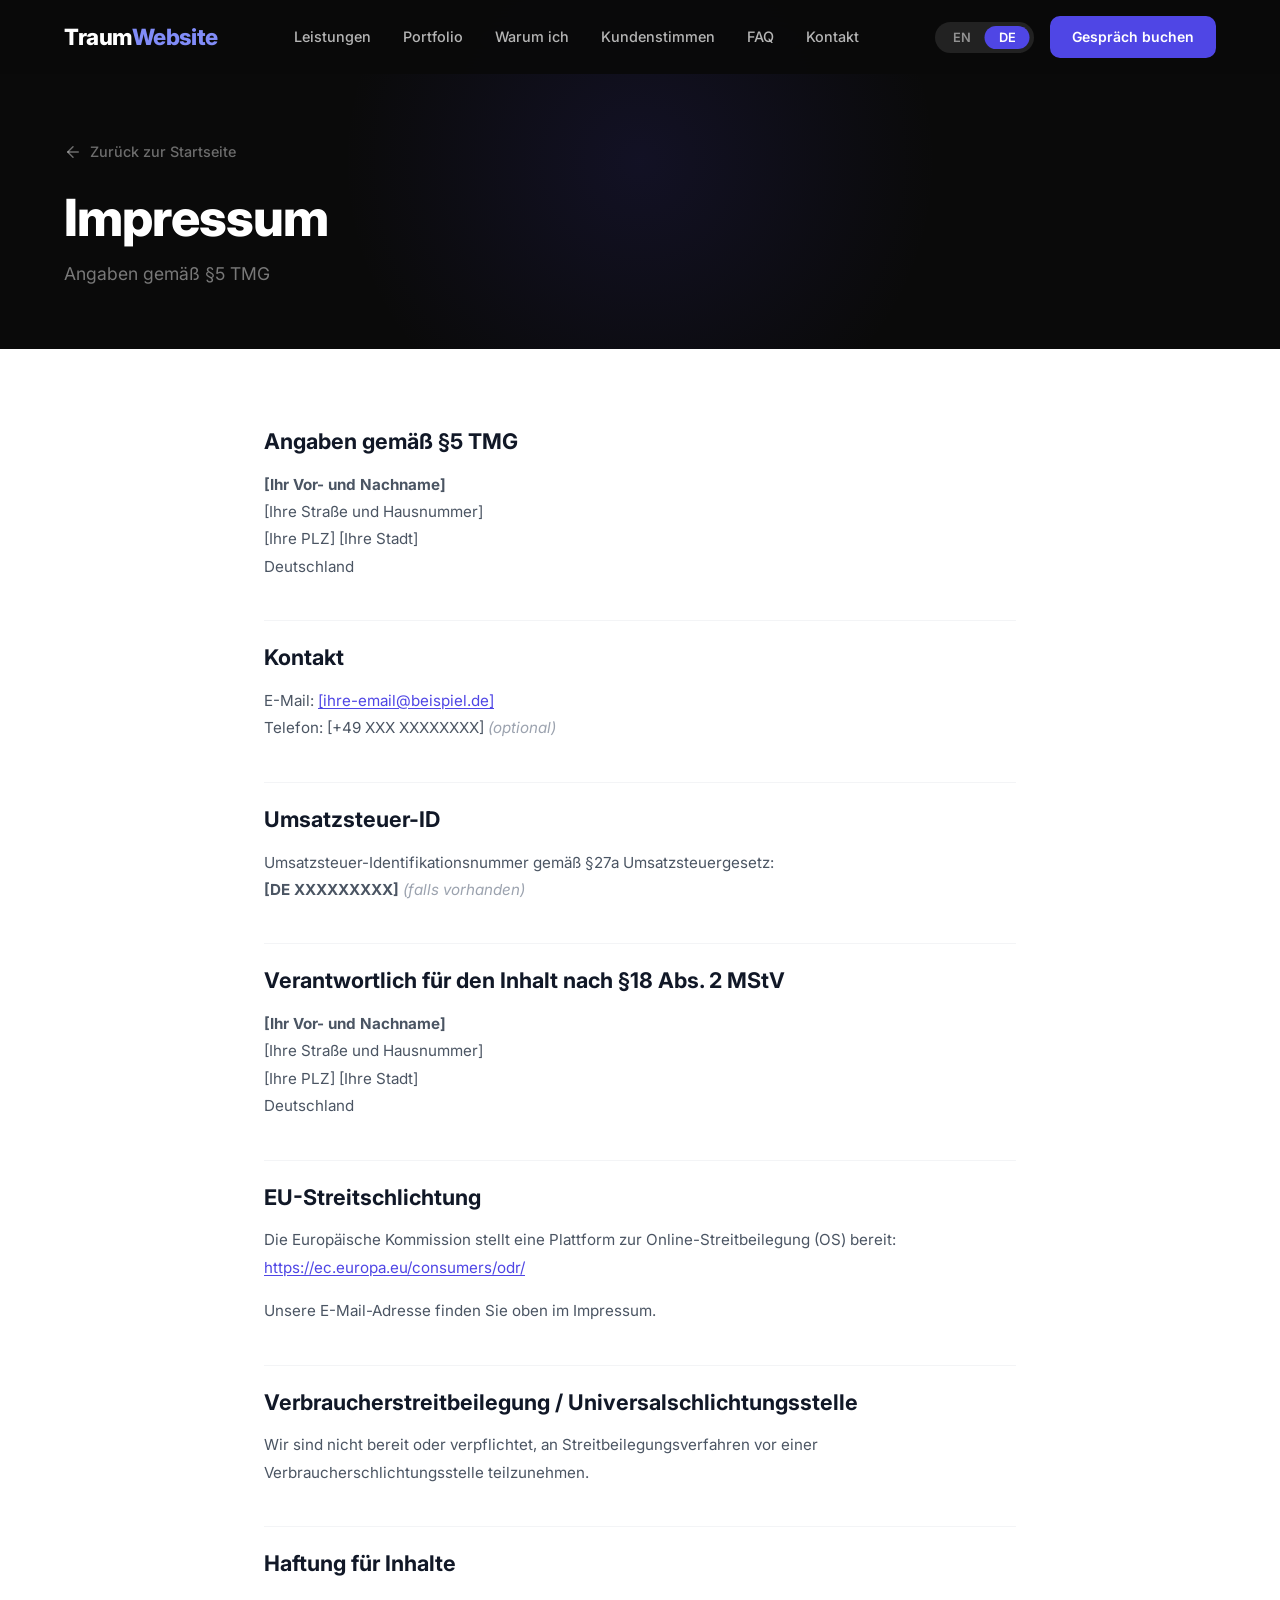
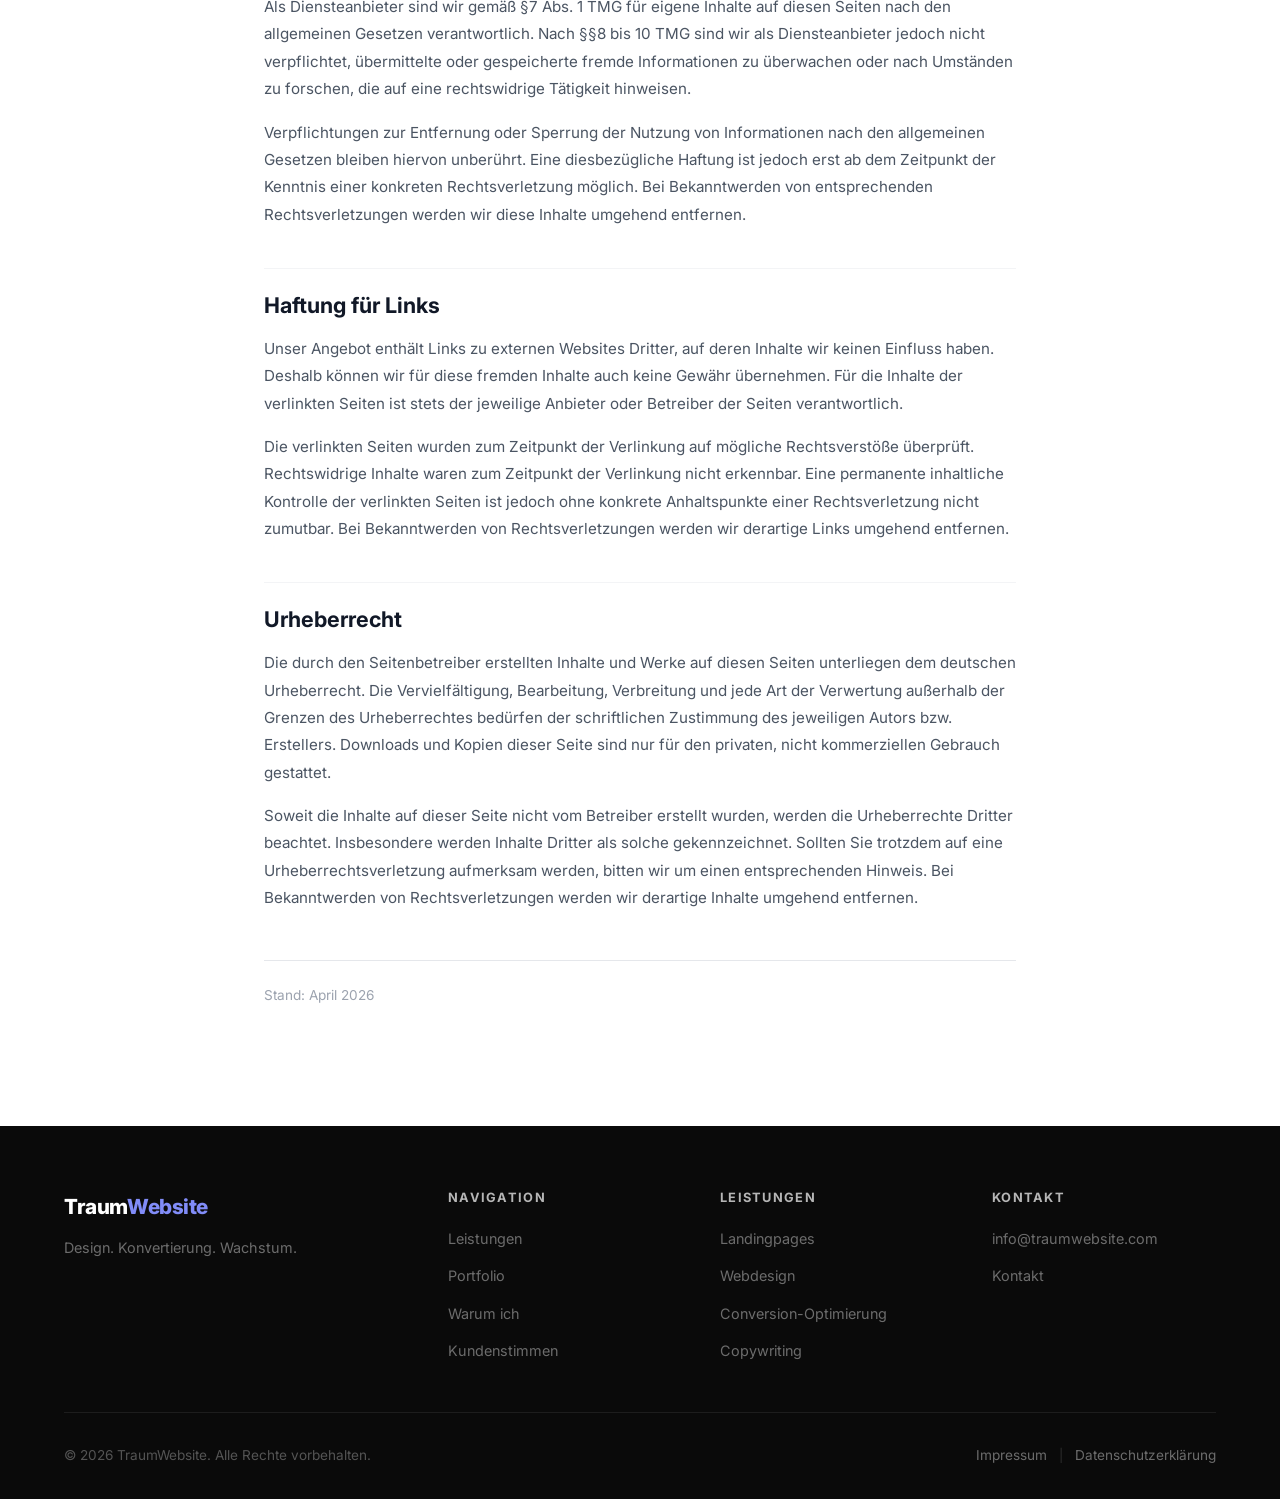
<file: impressum.html>
<!DOCTYPE html>
<html lang="de">
<head>
  <meta charset="UTF-8">
  <meta name="viewport" content="width=device-width, initial-scale=1.0">
  <title>Impressum — TraumWebsite</title>
  <meta name="description" content="Impressum von TraumWebsite — Angaben gemäß §5 TMG.">
  <meta name="robots" content="noindex, follow">
  <link rel="icon" href="data:image/svg+xml,<svg xmlns='http://www.w3.org/2000/svg' viewBox='0 0 100 100'><text y='.9em' font-size='90'>◆</text></svg>">
  <link rel="preconnect" href="https://fonts.googleapis.com">
  <link rel="preconnect" href="https://fonts.gstatic.com" crossorigin>
  <link href="https://fonts.googleapis.com/css2?family=Inter:wght@400;500;600;700;800&display=swap" rel="stylesheet">
  <link rel="stylesheet" href="style.css">
</head>
<body class="legal-page">

  <!-- Navigation -->
  <nav class="nav scrolled" id="nav">
    <div class="container nav__inner">
      <a href="index.html" class="nav__logo">Traum<span>Website</span></a>
      <ul class="nav__links" id="navLinks">
        <li><a href="index.html#services" data-i18n="nav.services">Leistungen</a></li>
        <li><a href="index.html#portfolio" data-i18n="nav.portfolio">Portfolio</a></li>
        <li><a href="index.html#why" data-i18n="nav.why">Warum ich</a></li>
        <li><a href="index.html#testimonials" data-i18n="nav.testimonials">Kundenstimmen</a></li>
        <li><a href="index.html#faq" data-i18n="nav.faq">FAQ</a></li>
        <li><a href="index.html#contact" data-i18n="nav.contact">Kontakt</a></li>
      </ul>
      <div class="nav__right">
        <button class="lang-toggle" id="langToggle" aria-label="Sprache wechseln">
          <span class="lang-toggle__option" data-lang="en">EN</span>
          <span class="lang-toggle__option active" data-lang="de">DE</span>
          <span class="lang-toggle__slider"></span>
        </button>
        <a href="index.html#contact" class="btn btn--small btn--primary nav__cta" data-i18n="nav.cta">Gespräch buchen</a>
        <button class="nav__hamburger" id="hamburger" aria-label="Menü öffnen">
          <span></span><span></span><span></span>
        </button>
      </div>
    </div>
  </nav>

  <main>

    <!-- Legal Header -->
    <section class="legal-header">
      <div class="container">
        <a href="index.html" class="legal-header__back" data-i18n="legal.back">
          <svg viewBox="0 0 24 24" fill="none" stroke="currentColor" stroke-width="2" stroke-linecap="round" stroke-linejoin="round"><line x1="19" y1="12" x2="5" y2="12"/><polyline points="12 19 5 12 12 5"/></svg>
          Zurück zur Startseite
        </a>
        <h1 class="legal-header__title">Impressum</h1>
        <p class="legal-header__sub" data-i18n="impressum.sub">Angaben gemäß §5 TMG</p>
      </div>
    </section>

    <!-- Legal Content -->
    <section class="legal-body">
      <div class="container container--narrow">

        <!-- GERMAN VERSION -->
        <div class="legal-content" data-lang="de">

          <h2>Angaben gemäß §5 TMG</h2>
          <p>
            <strong>[Ihr Vor- und Nachname]</strong><br>
            [Ihre Straße und Hausnummer]<br>
            [Ihre PLZ] [Ihre Stadt]<br>
            Deutschland
          </p>

          <h2>Kontakt</h2>
          <p>
            E-Mail: <a href="mailto:[ihre-email@beispiel.de]">[ihre-email@beispiel.de]</a><br>
            Telefon: [+49 XXX XXXXXXXX] <em>(optional)</em>
          </p>

          <h2>Umsatzsteuer-ID</h2>
          <p>
            Umsatzsteuer-Identifikationsnummer gemäß §27a Umsatzsteuergesetz:<br>
            <strong>[DE XXXXXXXXX]</strong> <em>(falls vorhanden)</em>
          </p>

          <h2>Verantwortlich für den Inhalt nach §18 Abs. 2 MStV</h2>
          <p>
            <strong>[Ihr Vor- und Nachname]</strong><br>
            [Ihre Straße und Hausnummer]<br>
            [Ihre PLZ] [Ihre Stadt]<br>
            Deutschland
          </p>

          <h2>EU-Streitschlichtung</h2>
          <p>
            Die Europäische Kommission stellt eine Plattform zur Online-Streitbeilegung (OS) bereit:
            <a href="https://ec.europa.eu/consumers/odr/" target="_blank" rel="noopener noreferrer">https://ec.europa.eu/consumers/odr/</a>
          </p>
          <p>Unsere E-Mail-Adresse finden Sie oben im Impressum.</p>

          <h2>Verbraucherstreitbeilegung / Universalschlichtungsstelle</h2>
          <p>
            Wir sind nicht bereit oder verpflichtet, an Streitbeilegungsverfahren vor einer
            Verbraucherschlichtungsstelle teilzunehmen.
          </p>

          <h2>Haftung für Inhalte</h2>
          <p>
            Als Diensteanbieter sind wir gemäß §7 Abs. 1 TMG für eigene Inhalte auf diesen Seiten nach den
            allgemeinen Gesetzen verantwortlich. Nach §§8 bis 10 TMG sind wir als Diensteanbieter jedoch nicht
            verpflichtet, übermittelte oder gespeicherte fremde Informationen zu überwachen oder nach Umständen
            zu forschen, die auf eine rechtswidrige Tätigkeit hinweisen.
          </p>
          <p>
            Verpflichtungen zur Entfernung oder Sperrung der Nutzung von Informationen nach den allgemeinen
            Gesetzen bleiben hiervon unberührt. Eine diesbezügliche Haftung ist jedoch erst ab dem Zeitpunkt
            der Kenntnis einer konkreten Rechtsverletzung möglich. Bei Bekanntwerden von entsprechenden
            Rechtsverletzungen werden wir diese Inhalte umgehend entfernen.
          </p>

          <h2>Haftung für Links</h2>
          <p>
            Unser Angebot enthält Links zu externen Websites Dritter, auf deren Inhalte wir keinen Einfluss haben.
            Deshalb können wir für diese fremden Inhalte auch keine Gewähr übernehmen. Für die Inhalte der
            verlinkten Seiten ist stets der jeweilige Anbieter oder Betreiber der Seiten verantwortlich.
          </p>
          <p>
            Die verlinkten Seiten wurden zum Zeitpunkt der Verlinkung auf mögliche Rechtsverstöße überprüft.
            Rechtswidrige Inhalte waren zum Zeitpunkt der Verlinkung nicht erkennbar. Eine permanente
            inhaltliche Kontrolle der verlinkten Seiten ist jedoch ohne konkrete Anhaltspunkte einer
            Rechtsverletzung nicht zumutbar. Bei Bekanntwerden von Rechtsverletzungen werden wir derartige
            Links umgehend entfernen.
          </p>

          <h2>Urheberrecht</h2>
          <p>
            Die durch den Seitenbetreiber erstellten Inhalte und Werke auf diesen Seiten unterliegen dem
            deutschen Urheberrecht. Die Vervielfältigung, Bearbeitung, Verbreitung und jede Art der
            Verwertung außerhalb der Grenzen des Urheberrechtes bedürfen der schriftlichen Zustimmung des
            jeweiligen Autors bzw. Erstellers. Downloads und Kopien dieser Seite sind nur für den privaten,
            nicht kommerziellen Gebrauch gestattet.
          </p>
          <p>
            Soweit die Inhalte auf dieser Seite nicht vom Betreiber erstellt wurden, werden die Urheberrechte
            Dritter beachtet. Insbesondere werden Inhalte Dritter als solche gekennzeichnet. Sollten Sie
            trotzdem auf eine Urheberrechtsverletzung aufmerksam werden, bitten wir um einen entsprechenden
            Hinweis. Bei Bekanntwerden von Rechtsverletzungen werden wir derartige Inhalte umgehend entfernen.
          </p>

        </div>

        <!-- ENGLISH VERSION -->
        <div class="legal-content" data-lang="en" style="display: none;">

          <h2>Information pursuant to §5 TMG (German Telemedia Act)</h2>
          <p>
            <strong>[Your First and Last Name]</strong><br>
            [Your Street and House Number]<br>
            [Your Postal Code] [Your City]<br>
            Germany
          </p>

          <h2>Contact</h2>
          <p>
            Email: <a href="mailto:[your-email@example.com]">[your-email@example.com]</a><br>
            Phone: [+49 XXX XXXXXXXX] <em>(optional)</em>
          </p>

          <h2>VAT ID</h2>
          <p>
            VAT identification number pursuant to §27a of the German Value Added Tax Act:<br>
            <strong>[DE XXXXXXXXX]</strong> <em>(if applicable)</em>
          </p>

          <h2>Responsible for Content pursuant to §18 Abs. 2 MStV</h2>
          <p>
            <strong>[Your First and Last Name]</strong><br>
            [Your Street and House Number]<br>
            [Your Postal Code] [Your City]<br>
            Germany
          </p>

          <h2>EU Dispute Resolution</h2>
          <p>
            The European Commission provides a platform for online dispute resolution (ODR):
            <a href="https://ec.europa.eu/consumers/odr/" target="_blank" rel="noopener noreferrer">https://ec.europa.eu/consumers/odr/</a>
          </p>
          <p>You can find our email address in the imprint above.</p>

          <h2>Consumer Dispute Resolution</h2>
          <p>
            We are not willing or obliged to participate in dispute resolution proceedings before a
            consumer arbitration board.
          </p>

          <h2>Liability for Content</h2>
          <p>
            As a service provider, we are responsible for our own content on these pages in accordance with
            general legislation pursuant to §7 (1) TMG. According to §§8 to 10 TMG, however, we are not
            obligated as a service provider to monitor transmitted or stored third-party information or to
            investigate circumstances that indicate illegal activity.
          </p>
          <p>
            Obligations to remove or block the use of information under general law remain unaffected.
            However, liability in this regard is only possible from the time of knowledge of a specific
            infringement. If we become aware of any such infringements, we will remove this content immediately.
          </p>

          <h2>Liability for Links</h2>
          <p>
            Our website contains links to external third-party websites over whose content we have no influence.
            Therefore, we cannot accept any liability for this third-party content. The respective provider or
            operator of the linked pages is always responsible for the content of those pages.
          </p>
          <p>
            The linked pages were checked for possible legal violations at the time of linking. Illegal content
            was not discernible at the time of linking. However, permanent content monitoring of the linked
            pages is unreasonable without concrete evidence of an infringement. If we become aware of any legal
            violations, we will remove such links immediately.
          </p>

          <h2>Copyright</h2>
          <p>
            The content and works created by the site operator on these pages are subject to German copyright law.
            Duplication, processing, distribution, and any kind of exploitation beyond the limits of copyright
            law require the written consent of the respective author or creator. Downloads and copies of this
            site are only permitted for private, non-commercial use.
          </p>
          <p>
            Insofar as the content on this site was not created by the operator, the copyrights of third parties
            are respected. In particular, third-party content is identified as such. Should you nevertheless
            become aware of a copyright infringement, please inform us accordingly. If we become aware of any
            infringements, we will remove such content immediately.
          </p>

        </div>

        <div class="legal-last-updated">
          <p data-i18n="legal.updated">Stand: April 2026</p>
        </div>

      </div>
    </section>

  </main>

  <!-- Footer -->
  <footer class="footer">
    <div class="container">
      <div class="footer__grid">
        <div class="footer__brand">
          <a href="index.html" class="nav__logo">Traum<span>Website</span></a>
          <p class="footer__tagline" data-i18n="footer.tagline">Design. Konvertierung. Wachstum.</p>
        </div>
        <div class="footer__col">
          <h4 class="footer__heading" data-i18n="footer.nav">Navigation</h4>
          <ul class="footer__links">
            <li><a href="index.html#services" data-i18n="nav.services">Leistungen</a></li>
            <li><a href="index.html#portfolio" data-i18n="nav.portfolio">Portfolio</a></li>
            <li><a href="index.html#why" data-i18n="nav.why">Warum ich</a></li>
            <li><a href="index.html#testimonials" data-i18n="nav.testimonials">Kundenstimmen</a></li>
          </ul>
        </div>
        <div class="footer__col">
          <h4 class="footer__heading" data-i18n="footer.services">Leistungen</h4>
          <ul class="footer__links">
            <li><a href="index.html#services" data-i18n="services.s1.title">Landingpages</a></li>
            <li><a href="index.html#services" data-i18n="services.s2.title">Webdesign</a></li>
            <li><a href="index.html#services" data-i18n="services.s3.title">Conversion-Optimierung</a></li>
            <li><a href="index.html#services" data-i18n="services.s4.title">Copywriting</a></li>
          </ul>
        </div>
        <div class="footer__col">
          <h4 class="footer__heading" data-i18n="footer.connect">Kontakt</h4>
          <ul class="footer__links">
            <li><a href="mailto:info@traumwebsite.com">info@traumwebsite.com</a></li>
            <li><a href="index.html#contact" data-i18n="nav.contact">Kontakt</a></li>
          </ul>
        </div>
      </div>
      <div class="footer__bottom">
        <p data-i18n-html="footer.copy">&copy; 2026 TraumWebsite. Alle Rechte vorbehalten.</p>
        <div class="footer__legal">
          <a href="impressum.html">Impressum</a>
          <span class="footer__legal-sep">|</span>
          <a href="datenschutz.html" data-i18n="footer.privacy">Datenschutzerklärung</a>
        </div>
      </div>
    </div>
  </footer>

  <script src="script.js"></script>
</body>
</html>
</file>
<file: style.css>
/* ========================================
   TraumWebsite — Premium Portfolio Stylesheet
   ======================================== */

/* --- Reset & Variables --- */
*,
*::before,
*::after {
  margin: 0;
  padding: 0;
  box-sizing: border-box;
}

:root {
  --primary: #4f46e5;
  --primary-light: #818cf8;
  --primary-dark: #3730a3;
  --dark: #0a0a0a;
  --dark-2: #111111;
  --dark-3: #1a1a1a;
  --white: #ffffff;
  --gray-50: #f9fafb;
  --gray-100: #f3f4f6;
  --gray-200: #e5e7eb;
  --gray-300: #d1d5db;
  --gray-400: #9ca3af;
  --gray-500: #6b7280;
  --gray-600: #4b5563;
  --gray-700: #374151;
  --gray-800: #1f2937;
  --gray-900: #111827;
  --gold: #f59e0b;
  --radius: 12px;
  --radius-lg: 20px;
  --shadow: 0 1px 3px rgba(0,0,0,0.08), 0 1px 2px rgba(0,0,0,0.06);
  --shadow-md: 0 4px 6px rgba(0,0,0,0.07), 0 2px 4px rgba(0,0,0,0.06);
  --shadow-lg: 0 10px 25px rgba(0,0,0,0.1), 0 6px 10px rgba(0,0,0,0.08);
  --transition: 0.3s cubic-bezier(0.4, 0, 0.2, 1);
  --font: 'Inter', -apple-system, BlinkMacSystemFont, 'Segoe UI', sans-serif;
}

html {
  scroll-behavior: smooth;
  -webkit-text-size-adjust: 100%;
}

body {
  font-family: var(--font);
  font-size: 16px;
  line-height: 1.6;
  color: var(--gray-800);
  background: var(--white);
  overflow-x: hidden;
  -webkit-font-smoothing: antialiased;
  -moz-osx-font-smoothing: grayscale;
}

a {
  color: inherit;
  text-decoration: none;
  transition: color var(--transition);
}

img { max-width: 100%; display: block; }
button { cursor: pointer; border: none; background: none; font-family: inherit; }
input, select, textarea { font-family: inherit; font-size: inherit; }
ul { list-style: none; }

/* --- Container --- */
.container {
  width: 100%;
  max-width: 1200px;
  margin: 0 auto;
  padding: 0 24px;
}

.container--narrow {
  max-width: 800px;
}

/* --- Typography --- */
h1, h2, h3, h4 {
  line-height: 1.2;
  font-weight: 700;
  color: var(--gray-900);
}

.highlight {
  color: var(--primary);
}

/* --- Buttons --- */
.btn {
  display: inline-flex;
  align-items: center;
  justify-content: center;
  gap: 8px;
  font-weight: 600;
  border-radius: 10px;
  transition: all var(--transition);
  white-space: nowrap;
  border: 2px solid transparent;
}

.btn--primary {
  background: var(--primary);
  color: var(--white);
  border-color: var(--primary);
}
.btn--primary:hover {
  background: var(--primary-dark);
  border-color: var(--primary-dark);
  transform: translateY(-2px);
  box-shadow: 0 8px 25px rgba(79, 70, 229, 0.35);
}

.btn--outline {
  background: transparent;
  color: var(--white);
  border-color: rgba(255,255,255,0.3);
}
.btn--outline:hover {
  border-color: var(--white);
  background: rgba(255,255,255,0.08);
  transform: translateY(-2px);
}

.btn--small {
  padding: 8px 20px;
  font-size: 0.875rem;
}
.btn--large {
  padding: 16px 36px;
  font-size: 1.05rem;
}
.btn--full { width: 100%; }

/* --- Badge --- */
.badge {
  display: inline-block;
  padding: 8px 20px;
  background: rgba(79, 70, 229, 0.12);
  color: var(--primary-light);
  font-size: 0.85rem;
  font-weight: 600;
  border-radius: 50px;
  letter-spacing: 0.02em;
  border: 1px solid rgba(79, 70, 229, 0.2);
}

/* --- Section Base --- */
.section {
  padding: clamp(64px, 10vw, 120px) 0;
}
.section--alt {
  background: var(--gray-50);
}

.section__label {
  display: block;
  text-align: center;
  font-size: 0.8rem;
  font-weight: 700;
  letter-spacing: 0.15em;
  text-transform: uppercase;
  color: var(--primary);
  margin-bottom: 16px;
}

.section__title {
  text-align: center;
  font-size: clamp(2rem, 4vw, 3rem);
  margin-bottom: 16px;
}

.section__sub {
  text-align: center;
  max-width: 600px;
  margin: 0 auto 56px;
  color: var(--gray-500);
  font-size: 1.1rem;
  line-height: 1.7;
}

/* ========================================
   Navigation
   ======================================== */
.nav {
  position: fixed;
  top: 0;
  left: 0;
  right: 0;
  z-index: 1000;
  padding: 16px 0;
  transition: all var(--transition);
  background: transparent;
}
.nav.scrolled {
  background: rgba(10, 10, 10, 0.95);
  backdrop-filter: blur(20px);
  -webkit-backdrop-filter: blur(20px);
  padding: 10px 0;
  box-shadow: 0 1px 20px rgba(0,0,0,0.3);
}

.nav__inner {
  display: flex;
  align-items: center;
  justify-content: space-between;
  gap: 32px;
}

.nav__logo {
  font-size: 1.4rem;
  font-weight: 800;
  color: var(--white);
  letter-spacing: -0.02em;
}
.nav__logo span {
  color: var(--primary-light);
}

.nav__links {
  display: flex;
  gap: 32px;
}
.nav__links a {
  color: rgba(255,255,255,0.7);
  font-size: 0.9rem;
  font-weight: 500;
  transition: color var(--transition);
}
.nav__links a:hover {
  color: var(--white);
}

.nav__right {
  display: flex;
  align-items: center;
  gap: 16px;
}

/* Language Toggle */
.lang-toggle {
  position: relative;
  display: flex;
  align-items: center;
  background: rgba(255,255,255,0.1);
  border-radius: 50px;
  padding: 4px;
  gap: 0;
}
.lang-toggle__option {
  position: relative;
  z-index: 2;
  padding: 4px 14px;
  font-size: 0.8rem;
  font-weight: 600;
  color: rgba(255,255,255,0.5);
  transition: color var(--transition);
  cursor: pointer;
  border-radius: 50px;
}
.lang-toggle__option.active {
  color: var(--white);
}
.lang-toggle__slider {
  position: absolute;
  top: 4px;
  left: 4px;
  width: calc(50% - 4px);
  height: calc(100% - 8px);
  background: var(--primary);
  border-radius: 50px;
  transition: transform var(--transition);
}
.lang-toggle[data-active="de"] .lang-toggle__slider {
  transform: translateX(100%);
}

/* Nav CTA */
.nav__cta {
  color: var(--white) !important;
}

/* Hamburger */
.nav__hamburger {
  display: none;
  flex-direction: column;
  gap: 5px;
  padding: 4px;
}
.nav__hamburger span {
  display: block;
  width: 24px;
  height: 2px;
  background: var(--white);
  border-radius: 2px;
  transition: all var(--transition);
}
.nav__hamburger.active span:nth-child(1) {
  transform: rotate(45deg) translate(5px, 5px);
}
.nav__hamburger.active span:nth-child(2) {
  opacity: 0;
}
.nav__hamburger.active span:nth-child(3) {
  transform: rotate(-45deg) translate(5px, -5px);
}

/* ========================================
   Hero
   ======================================== */
.hero {
  position: relative;
  min-height: 100vh;
  display: flex;
  align-items: center;
  padding: 120px 0 80px;
  overflow: hidden;
}

.hero__bg {
  position: absolute;
  inset: 0;
  background: var(--dark);
  z-index: -2;
}
.hero__bg::before {
  content: '';
  position: absolute;
  top: -30%;
  left: 50%;
  transform: translateX(-50%);
  width: 800px;
  height: 800px;
  background: radial-gradient(circle, rgba(79, 70, 229, 0.18) 0%, transparent 70%);
  z-index: -1;
}
.hero__bg::after {
  content: '';
  position: absolute;
  bottom: 0;
  left: 0;
  right: 0;
  height: 1px;
  background: linear-gradient(90deg, transparent, rgba(79, 70, 229, 0.3), transparent);
}

.hero__inner {
  display: flex;
  flex-direction: column;
  align-items: center;
  text-align: center;
}

.hero__content {
  max-width: 820px;
}

.hero__title {
  font-size: clamp(2.5rem, 5.5vw, 4.2rem);
  font-weight: 800;
  color: var(--white);
  margin: 24px 0;
  letter-spacing: -0.03em;
  line-height: 1.1;
}

.hero__sub {
  font-size: clamp(1.05rem, 1.8vw, 1.2rem);
  color: rgba(255,255,255,0.6);
  max-width: 620px;
  margin: 0 auto 40px;
  line-height: 1.7;
}

.hero__buttons {
  display: flex;
  gap: 16px;
  justify-content: center;
  flex-wrap: wrap;
}

.hero__stats {
  display: grid;
  grid-template-columns: repeat(4, 1fr);
  gap: 40px;
  margin-top: 80px;
  padding-top: 48px;
  border-top: 1px solid rgba(255,255,255,0.08);
  width: 100%;
  max-width: 700px;
}

.stat {
  text-align: center;
}
.stat__number {
  display: block;
  font-size: 1.8rem;
  font-weight: 800;
  color: var(--white);
  letter-spacing: -0.02em;
}
.stat__label {
  display: block;
  font-size: 0.8rem;
  color: rgba(255,255,255,0.4);
  margin-top: 4px;
  font-weight: 500;
}

/* ========================================
   Services
   ======================================== */
.services__grid {
  display: grid;
  grid-template-columns: repeat(2, 1fr);
  gap: 24px;
}

.service-card {
  background: var(--white);
  border: 1px solid var(--gray-200);
  border-radius: var(--radius-lg);
  padding: 40px 32px;
  transition: all var(--transition);
}
.section--alt .service-card {
  background: var(--white);
}
.service-card:hover {
  transform: translateY(-4px);
  box-shadow: var(--shadow-lg);
  border-color: rgba(79, 70, 229, 0.2);
}

.service-card__icon {
  width: 52px;
  height: 52px;
  background: rgba(79, 70, 229, 0.08);
  border-radius: 14px;
  display: flex;
  align-items: center;
  justify-content: center;
  margin-bottom: 24px;
  color: var(--primary);
}
.service-card__icon svg {
  width: 26px;
  height: 26px;
}

.service-card__title {
  font-size: 1.2rem;
  font-weight: 700;
  margin-bottom: 12px;
}

.service-card__text {
  color: var(--gray-500);
  line-height: 1.7;
  font-size: 0.95rem;
}

/* ========================================
   Portfolio
   ======================================== */
.portfolio__grid {
  display: grid;
  grid-template-columns: repeat(3, 1fr);
  gap: 28px;
}

.portfolio-card {
  border-radius: var(--radius-lg);
  overflow: hidden;
  background: var(--white);
  border: 1px solid var(--gray-200);
  transition: all var(--transition);
}
.portfolio-card:hover {
  transform: translateY(-6px);
  box-shadow: var(--shadow-lg);
}

.portfolio-card__image {
  position: relative;
  height: 220px;
  display: flex;
  align-items: flex-start;
  padding: 20px;
}
.portfolio-card__badge {
  background: rgba(255,255,255,0.2);
  backdrop-filter: blur(10px);
  -webkit-backdrop-filter: blur(10px);
  color: var(--white);
  padding: 6px 16px;
  border-radius: 50px;
  font-size: 0.78rem;
  font-weight: 600;
}

.portfolio-card__body {
  padding: 28px;
}
.portfolio-card__title {
  font-size: 1.2rem;
  font-weight: 700;
  margin-bottom: 10px;
}
.portfolio-card__text {
  color: var(--gray-500);
  font-size: 0.92rem;
  line-height: 1.7;
  margin-bottom: 20px;
}

.portfolio-card__metric {
  display: flex;
  align-items: center;
  gap: 10px;
  padding-top: 16px;
  border-top: 1px solid var(--gray-100);
}
.portfolio-card__metric-number {
  font-size: 1.5rem;
  font-weight: 800;
  color: var(--primary);
}
.portfolio-card__metric-label {
  font-size: 0.85rem;
  color: var(--gray-400);
  font-weight: 500;
}

/* ========================================
   Why Choose Me
   ======================================== */
.why__grid {
  display: grid;
  grid-template-columns: repeat(2, 1fr);
  gap: 24px;
}

.why-card {
  background: var(--gray-50);
  border-radius: var(--radius-lg);
  padding: 36px 32px;
  border: 1px solid transparent;
  transition: all var(--transition);
}
.why-card:hover {
  border-color: var(--gray-200);
  background: var(--white);
  box-shadow: var(--shadow-md);
}

.why-card__icon {
  width: 48px;
  height: 48px;
  display: flex;
  align-items: center;
  justify-content: center;
  color: var(--primary);
  margin-bottom: 20px;
}
.why-card__icon svg {
  width: 28px;
  height: 28px;
}

.why-card__title {
  font-size: 1.1rem;
  font-weight: 700;
  margin-bottom: 10px;
}
.why-card__text {
  color: var(--gray-500);
  font-size: 0.95rem;
  line-height: 1.7;
}

/* ========================================
   Testimonials
   ======================================== */
.testimonials__grid {
  display: grid;
  grid-template-columns: repeat(3, 1fr);
  gap: 28px;
}

.testimonial-card {
  background: var(--white);
  border: 1px solid var(--gray-200);
  border-radius: var(--radius-lg);
  padding: 36px 32px;
  transition: all var(--transition);
}
.testimonial-card:hover {
  box-shadow: var(--shadow-md);
  transform: translateY(-2px);
}

.testimonial-card__stars {
  color: var(--gold);
  font-size: 1rem;
  margin-bottom: 20px;
  letter-spacing: 2px;
}

.testimonial-card__text {
  color: var(--gray-600);
  font-size: 0.95rem;
  line-height: 1.7;
  margin-bottom: 24px;
  font-style: italic;
}

.testimonial-card__author {
  display: flex;
  align-items: center;
  gap: 14px;
}
.testimonial-card__avatar {
  width: 44px;
  height: 44px;
  background: var(--primary);
  color: var(--white);
  border-radius: 50%;
  display: flex;
  align-items: center;
  justify-content: center;
  font-size: 0.8rem;
  font-weight: 700;
  flex-shrink: 0;
}
.testimonial-card__name {
  display: block;
  font-weight: 700;
  font-size: 0.95rem;
  color: var(--gray-900);
}
.testimonial-card__role {
  display: block;
  font-size: 0.82rem;
  color: var(--gray-400);
  margin-top: 2px;
}

/* ========================================
   FAQ
   ======================================== */
.faq__list {
  display: flex;
  flex-direction: column;
  gap: 12px;
}

.faq-item {
  border: 1px solid var(--gray-200);
  border-radius: var(--radius);
  overflow: hidden;
  transition: border-color var(--transition);
}
.faq-item.active {
  border-color: rgba(79, 70, 229, 0.3);
}

.faq-item__question {
  width: 100%;
  display: flex;
  align-items: center;
  justify-content: space-between;
  padding: 22px 28px;
  font-size: 1rem;
  font-weight: 600;
  color: var(--gray-800);
  text-align: left;
  transition: all var(--transition);
  background: var(--white);
}
.faq-item__question:hover {
  color: var(--primary);
}
.faq-item__question::after {
  content: '+';
  font-size: 1.5rem;
  font-weight: 300;
  color: var(--gray-400);
  transition: transform var(--transition);
  flex-shrink: 0;
  margin-left: 16px;
}
.faq-item.active .faq-item__question::after {
  transform: rotate(45deg);
  color: var(--primary);
}

.faq-item__answer {
  max-height: 0;
  overflow: hidden;
  transition: max-height 0.4s cubic-bezier(0.4, 0, 0.2, 1);
}
.faq-item__answer p {
  padding: 0 28px 24px;
  color: var(--gray-500);
  line-height: 1.7;
  font-size: 0.95rem;
}

/* ========================================
   Final CTA
   ======================================== */
.cta-section {
  position: relative;
  padding: clamp(80px, 12vw, 140px) 0;
  background: var(--dark);
  overflow: hidden;
}
.cta-section::before {
  content: '';
  position: absolute;
  top: 50%;
  left: 50%;
  transform: translate(-50%, -50%);
  width: 600px;
  height: 600px;
  background: radial-gradient(circle, rgba(79, 70, 229, 0.2) 0%, transparent 70%);
}

.cta-section__inner {
  text-align: center;
  position: relative;
}

.cta-section__title {
  font-size: clamp(2rem, 4vw, 3.2rem);
  color: var(--white);
  margin-bottom: 20px;
  letter-spacing: -0.02em;
}

.cta-section__text {
  color: rgba(255,255,255,0.5);
  font-size: 1.1rem;
  max-width: 560px;
  margin: 0 auto 40px;
  line-height: 1.7;
}

/* ========================================
   Contact
   ======================================== */
.contact__grid {
  display: grid;
  grid-template-columns: 1fr 1.4fr;
  gap: 48px;
  align-items: start;
}

.contact__info {
  display: flex;
  flex-direction: column;
  gap: 28px;
}

.contact__info-item {
  display: flex;
  align-items: flex-start;
  gap: 16px;
}
.contact__info-item svg {
  width: 22px;
  height: 22px;
  color: var(--primary);
  flex-shrink: 0;
  margin-top: 2px;
}
.contact__info-label {
  display: block;
  font-size: 0.8rem;
  font-weight: 600;
  color: var(--gray-400);
  text-transform: uppercase;
  letter-spacing: 0.08em;
  margin-bottom: 4px;
}
.contact__info-value {
  font-weight: 600;
  color: var(--gray-800);
  font-size: 0.95rem;
}
a.contact__info-value:hover {
  color: var(--primary);
}

.contact__availability {
  display: flex;
  align-items: center;
  gap: 10px;
  padding: 16px 20px;
  background: rgba(79, 70, 229, 0.06);
  border-radius: var(--radius);
  font-size: 0.9rem;
  font-weight: 600;
  color: var(--primary);
  border: 1px solid rgba(79, 70, 229, 0.12);
}
.contact__availability-dot {
  width: 10px;
  height: 10px;
  background: #22c55e;
  border-radius: 50%;
  flex-shrink: 0;
  animation: pulse 2s ease-in-out infinite;
}

@keyframes pulse {
  0%, 100% { opacity: 1; }
  50% { opacity: 0.4; }
}

/* Form */
.contact__form {
  display: flex;
  flex-direction: column;
  gap: 16px;
}

.form-row {
  display: grid;
  grid-template-columns: 1fr 1fr;
  gap: 16px;
}

.form-group input,
.form-group select,
.form-group textarea {
  width: 100%;
  padding: 16px 20px;
  background: var(--white);
  border: 1px solid var(--gray-200);
  border-radius: var(--radius);
  color: var(--gray-800);
  font-size: 0.95rem;
  transition: all var(--transition);
  outline: none;
}
.form-group input:focus,
.form-group select:focus,
.form-group textarea:focus {
  border-color: var(--primary);
  box-shadow: 0 0 0 3px rgba(79, 70, 229, 0.1);
}
.form-group input::placeholder,
.form-group textarea::placeholder {
  color: var(--gray-400);
}
.form-group select {
  appearance: none;
  background-image: url("data:image/svg+xml,%3Csvg width='12' height='8' viewBox='0 0 12 8' fill='none' xmlns='http://www.w3.org/2000/svg'%3E%3Cpath d='M1 1.5L6 6.5L11 1.5' stroke='%239ca3af' stroke-width='1.5' stroke-linecap='round' stroke-linejoin='round'/%3E%3C/svg%3E");
  background-repeat: no-repeat;
  background-position: right 16px center;
  padding-right: 40px;
}
.form-group select option {
  color: var(--gray-800);
}

.form-group textarea {
  resize: vertical;
  min-height: 120px;
}

/* Form Messages */
.form-message {
  display: flex;
  align-items: center;
  gap: 12px;
  padding: 16px 20px;
  border-radius: var(--radius);
  font-size: 0.95rem;
  font-weight: 500;
  line-height: 1.5;
  margin-top: 4px;
}
.form-message svg {
  width: 22px;
  height: 22px;
  flex-shrink: 0;
}
.form-message--success {
  background: rgba(34, 197, 94, 0.08);
  color: #16a34a;
  border: 1px solid rgba(34, 197, 94, 0.2);
}
.form-message--success svg {
  color: #22c55e;
}
.form-message--error {
  background: rgba(239, 68, 68, 0.08);
  color: #dc2626;
  border: 1px solid rgba(239, 68, 68, 0.2);
}
.form-message--error svg {
  color: #ef4444;
}

/* Button Loading State */
.btn--loading {
  opacity: 0.7;
  cursor: not-allowed;
  pointer-events: none;
  transform: none !important;
  box-shadow: none !important;
}

/* ========================================
   Footer
   ======================================== */
.footer {
  background: var(--dark);
  padding: 64px 0 32px;
  color: rgba(255,255,255,0.5);
}

.footer__grid {
  display: grid;
  grid-template-columns: 1.5fr 1fr 1fr 1fr;
  gap: 48px;
  padding-bottom: 48px;
  border-bottom: 1px solid rgba(255,255,255,0.08);
}

.footer .nav__logo {
  font-size: 1.3rem;
  display: inline-block;
  margin-bottom: 12px;
}

.footer__tagline {
  font-size: 0.9rem;
  color: rgba(255,255,255,0.4);
}

.footer__heading {
  font-size: 0.8rem;
  font-weight: 700;
  text-transform: uppercase;
  letter-spacing: 0.1em;
  color: rgba(255,255,255,0.7);
  margin-bottom: 20px;
}

.footer__links {
  display: flex;
  flex-direction: column;
  gap: 12px;
}
.footer__links a {
  font-size: 0.9rem;
  color: rgba(255,255,255,0.4);
  transition: color var(--transition);
}
.footer__links a:hover {
  color: var(--white);
}

.footer__bottom {
  padding-top: 32px;
  display: flex;
  align-items: center;
  justify-content: space-between;
  flex-wrap: wrap;
  gap: 16px;
  font-size: 0.85rem;
  color: rgba(255,255,255,0.3);
}

.footer__legal {
  display: flex;
  align-items: center;
  gap: 12px;
}
.footer__legal a {
  color: rgba(255,255,255,0.4);
  font-size: 0.85rem;
  transition: color var(--transition);
}
.footer__legal a:hover {
  color: var(--white);
}
.footer__legal-sep {
  color: rgba(255,255,255,0.15);
  font-size: 0.8rem;
}

/* ========================================
   Legal Pages
   ======================================== */
.legal-page .nav {
  background: rgba(10, 10, 10, 0.95);
  backdrop-filter: blur(20px);
  -webkit-backdrop-filter: blur(20px);
}

.legal-header {
  background: var(--dark);
  padding: 140px 0 60px;
  position: relative;
  overflow: hidden;
}
.legal-header::before {
  content: '';
  position: absolute;
  top: -40%;
  left: 50%;
  transform: translateX(-50%);
  width: 600px;
  height: 600px;
  background: radial-gradient(circle, rgba(79, 70, 229, 0.12) 0%, transparent 70%);
}

.legal-header__back {
  display: inline-flex;
  align-items: center;
  gap: 8px;
  color: rgba(255,255,255,0.4);
  font-size: 0.9rem;
  font-weight: 500;
  margin-bottom: 24px;
  transition: color var(--transition);
}
.legal-header__back:hover {
  color: var(--white);
}
.legal-header__back svg {
  width: 18px;
  height: 18px;
}

.legal-header__title {
  font-size: clamp(2.2rem, 4vw, 3.2rem);
  font-weight: 800;
  color: var(--white);
  letter-spacing: -0.02em;
  margin-bottom: 12px;
}

.legal-header__sub {
  color: rgba(255,255,255,0.45);
  font-size: 1.1rem;
}

.legal-body {
  padding: clamp(48px, 8vw, 80px) 0 clamp(64px, 10vw, 120px);
}

.legal-content h2 {
  font-size: 1.35rem;
  font-weight: 700;
  color: var(--gray-900);
  margin: 40px 0 16px;
  padding-top: 24px;
  border-top: 1px solid var(--gray-100);
}
.legal-content h2:first-child {
  margin-top: 0;
  padding-top: 0;
  border-top: none;
}

.legal-content h3 {
  font-size: 1.1rem;
  font-weight: 600;
  color: var(--gray-800);
  margin: 28px 0 12px;
}

.legal-content p {
  color: var(--gray-600);
  line-height: 1.8;
  margin-bottom: 16px;
  font-size: 0.95rem;
}

.legal-content a {
  color: var(--primary);
  text-decoration: underline;
  text-underline-offset: 2px;
}
.legal-content a:hover {
  color: var(--primary-dark);
}

.legal-content ul {
  margin: 12px 0 20px;
  padding-left: 24px;
  list-style: disc;
}
.legal-content ul li {
  color: var(--gray-600);
  line-height: 1.8;
  margin-bottom: 8px;
  font-size: 0.95rem;
}
.legal-content ul li strong {
  color: var(--gray-800);
}

.legal-content em {
  color: var(--gray-400);
  font-style: italic;
}

.legal-last-updated {
  margin-top: 48px;
  padding-top: 24px;
  border-top: 1px solid var(--gray-200);
}
.legal-last-updated p {
  color: var(--gray-400);
  font-size: 0.85rem;
}

/* ========================================
   Scroll Reveal Animation
   ======================================== */
.reveal {
  opacity: 0;
  transform: translateY(30px);
  transition: opacity 0.7s cubic-bezier(0.16, 1, 0.3, 1),
              transform 0.7s cubic-bezier(0.16, 1, 0.3, 1);
}
.reveal.visible {
  opacity: 1;
  transform: translateY(0);
}

/* Stagger children */
.services__grid .reveal:nth-child(2),
.portfolio__grid .reveal:nth-child(2),
.why__grid .reveal:nth-child(2),
.testimonials__grid .reveal:nth-child(2) {
  transition-delay: 0.1s;
}
.services__grid .reveal:nth-child(3),
.portfolio__grid .reveal:nth-child(3),
.why__grid .reveal:nth-child(3),
.testimonials__grid .reveal:nth-child(3) {
  transition-delay: 0.2s;
}
.services__grid .reveal:nth-child(4),
.why__grid .reveal:nth-child(4) {
  transition-delay: 0.3s;
}

/* ========================================
   Responsive
   ======================================== */
@media (max-width: 1024px) {
  .portfolio__grid {
    grid-template-columns: 1fr 1fr;
  }
  .portfolio__grid .portfolio-card:last-child {
    grid-column: 1 / -1;
    max-width: 500px;
    justify-self: center;
  }
  .footer__grid {
    grid-template-columns: 1fr 1fr;
    gap: 40px;
  }
}

@media (max-width: 768px) {
  .nav__links {
    position: fixed;
    top: 0;
    right: -100%;
    width: 280px;
    height: 100vh;
    background: var(--dark-2);
    flex-direction: column;
    padding: 100px 32px 32px;
    gap: 24px;
    transition: right var(--transition);
    box-shadow: -10px 0 40px rgba(0,0,0,0.3);
  }
  .nav__links.open {
    right: 0;
  }
  .nav__links a {
    font-size: 1.1rem;
  }
  .nav__hamburger {
    display: flex;
  }
  .nav__cta {
    display: none;
  }

  .hero {
    padding: 100px 0 60px;
    min-height: auto;
  }
  .hero__stats {
    grid-template-columns: repeat(2, 1fr);
    gap: 24px;
    margin-top: 48px;
    padding-top: 32px;
  }

  .services__grid,
  .why__grid {
    grid-template-columns: 1fr;
  }

  .portfolio__grid {
    grid-template-columns: 1fr;
  }
  .portfolio__grid .portfolio-card:last-child {
    max-width: none;
  }

  .testimonials__grid {
    grid-template-columns: 1fr;
  }

  .contact__grid {
    grid-template-columns: 1fr;
    gap: 40px;
  }

  .form-row {
    grid-template-columns: 1fr;
  }

  .footer__grid {
    grid-template-columns: 1fr;
    gap: 32px;
  }

  .section__sub {
    margin-bottom: 40px;
  }

  .footer__bottom {
    flex-direction: column;
    text-align: center;
  }

  .legal-header {
    padding: 120px 0 40px;
  }
}

@media (max-width: 480px) {
  .container {
    padding: 0 16px;
  }
  .hero__buttons {
    flex-direction: column;
    width: 100%;
  }
  .hero__buttons .btn {
    width: 100%;
  }
  .btn--outline {
    border-color: rgba(255,255,255,0.2);
  }
  .hero__stats {
    max-width: 100%;
  }
  .stat__number {
    font-size: 1.4rem;
  }
  .service-card,
  .testimonial-card {
    padding: 28px 24px;
  }
  .faq-item__question {
    padding: 18px 20px;
    font-size: 0.95rem;
  }
  .faq-item__answer p {
    padding: 0 20px 20px;
    font-size: 0.9rem;
  }
  .portfolio-card__image {
    height: 180px;
  }
}
</file>
